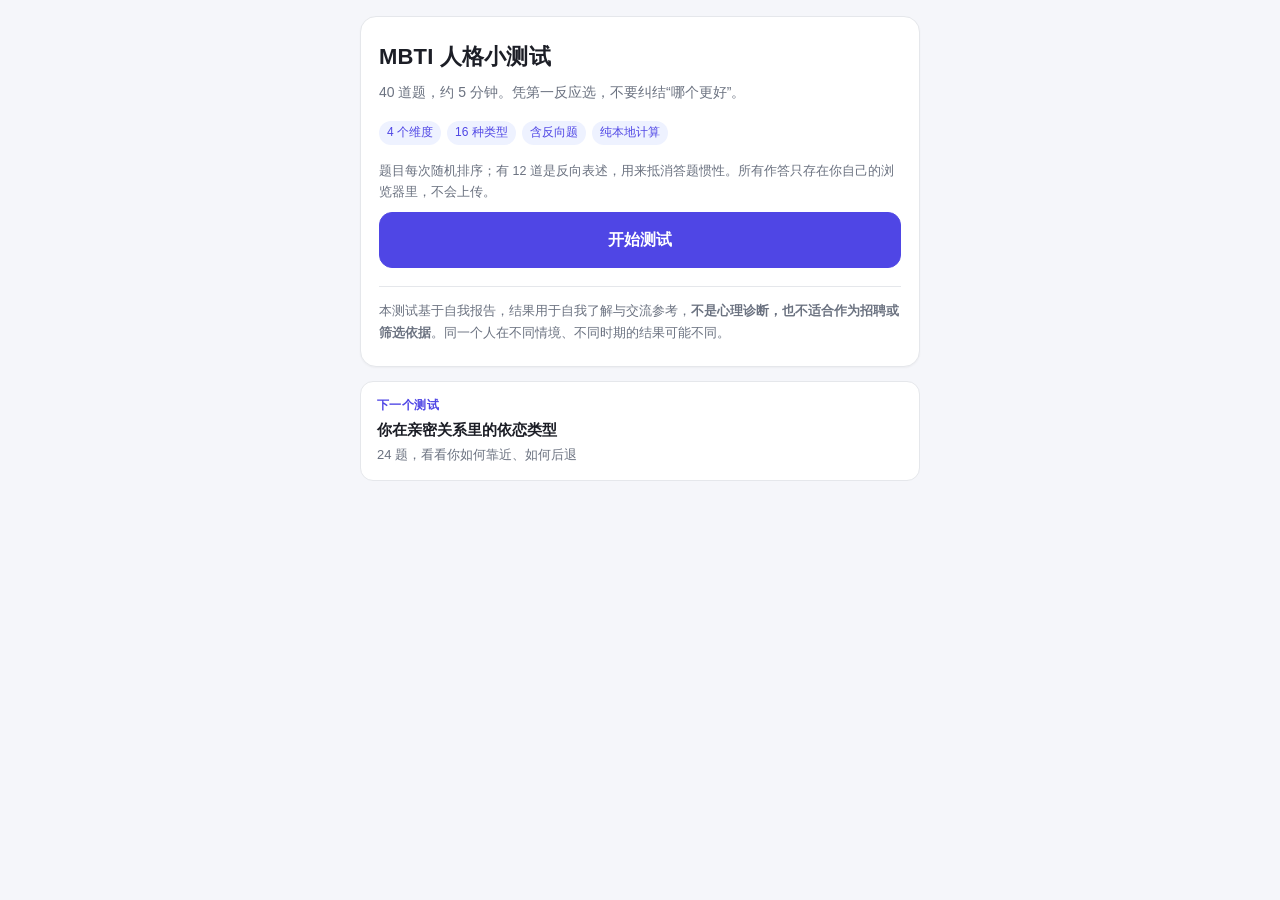
<file: index.html>
<!DOCTYPE html>
<html lang="zh-CN">
<head>
<meta charset="utf-8">
<meta name="viewport" content="width=device-width, initial-scale=1, viewport-fit=cover">
<meta name="theme-color" content="#4f46e5">
<meta name="description" content="40 题的 MBTI 人格倾向小测试：4 个维度、16 种类型、分档判读与可信度校验，纯本地计算。">
<link rel="canonical" href="https://kami357232.github.io/mbti/">
<link rel="icon" href="data:image/svg+xml,%3Csvg xmlns='http://www.w3.org/2000/svg' viewBox='0 0 100 100'%3E%3Crect width='100' height='100' rx='22' fill='%234f46e5'/%3E%3Ctext x='50' y='70' font-size='54' font-family='system-ui,sans-serif' font-weight='700' fill='%23fff' text-anchor='middle'%3EM%3C/text%3E%3C/svg%3E">
<meta property="og:type" content="website">
<meta property="og:site_name" content="MBTI 人格小测试">
<meta property="og:title" content="MBTI 人格小测试 · 40 题测出你的类型">
<meta property="og:description" content="4 个维度、16 种类型，含反向题与可信度校验。5 分钟，纯本地计算，不上传任何作答。">
<meta property="og:url" content="https://kami357232.github.io/mbti/">
<meta property="og:image" content="https://kami357232.github.io/mbti/og.png">
<meta property="og:image:width" content="1200">
<meta property="og:image:height" content="630">
<meta property="og:locale" content="zh_CN">
<meta name="twitter:card" content="summary_large_image">
<meta name="twitter:title" content="MBTI 人格小测试 · 40 题">
<meta name="twitter:description" content="4 个维度、16 种类型，含反向题与可信度校验。">
<meta name="twitter:image" content="https://kami357232.github.io/mbti/og.png">
<title>MBTI 人格小测试</title>
<style>
:root{
  --bg:#f5f6fa; --card:#ffffff; --ink:#1c1e26; --muted:#6b7280;
  --line:#e5e7eb; --accent:#4f46e5; --accent-soft:#eef2ff;
  --good:#0f9d58; --warn:#d97706; --bad:#b91c1c;
}
@media (prefers-color-scheme: dark){
  :root{
    --bg:#111318; --card:#191c23; --ink:#e8eaef; --muted:#9aa1ac;
    --line:#2a2f39; --accent:#8b8bf5; --accent-soft:#20222e;
  }
}
*{box-sizing:border-box;-webkit-tap-highlight-color:transparent}
html,body{margin:0;padding:0}
body{
  background:var(--bg); color:var(--ink);
  font:16px/1.65 -apple-system,BlinkMacSystemFont,"Segoe UI","PingFang SC","Hiragino Sans GB","Microsoft YaHei",sans-serif;
  padding:calc(16px + env(safe-area-inset-top)) 14px calc(20px + env(safe-area-inset-bottom));
  display:flex; justify-content:center;
}
#app{width:100%;max-width:560px}
.card{
  background:var(--card); border:1px solid var(--line); border-radius:16px;
  padding:22px 18px; box-shadow:0 1px 2px rgba(0,0,0,.04);
}
h1{font-size:22px;margin:0 0 6px;letter-spacing:.2px}
h2{font-size:17px;margin:22px 0 8px}
p{margin:0 0 10px}
.muted{color:var(--muted);font-size:14px}
.small{font-size:12.5px}
.tag{display:inline-block;font-size:12px;padding:2px 8px;border-radius:999px;background:var(--accent-soft);color:var(--accent);margin:0 6px 6px 0}
.btn{
  display:block;width:100%;border:1px solid var(--line);background:var(--card);
  color:var(--ink);font:inherit;font-size:16px;line-height:1.5;
  padding:15px 16px;border-radius:13px;margin:10px 0;text-align:left;cursor:pointer;
  transition:transform .06s ease, background .16s ease, border-color .16s ease;
}
.btn:active{transform:scale(.985)}
.btn.primary{background:var(--accent);border-color:var(--accent);color:#fff;text-align:center;font-weight:600}
.btn.picked{border-color:var(--accent);background:var(--accent-soft)}
.btn.picked::after{content:"✓";float:right;font-weight:700;color:var(--accent);margin-left:8px}
.btn.ghost{background:transparent;text-align:center;color:var(--muted);border-style:dashed;font-size:14px;padding:11px}
.sr{position:absolute;width:1px;height:1px;padding:0;margin:-1px;overflow:hidden;clip:rect(0 0 0 0);white-space:nowrap;border:0}
.bar{height:6px;border-radius:99px;background:var(--line);overflow:hidden;margin:12px 0 18px}
.bar > i{display:block;height:100%;background:var(--accent);border-radius:99px;transition:width .25s ease}
.q{font-size:19px;line-height:1.55;margin:4px 0 16px;font-weight:600}
.type{font-size:40px;font-weight:800;letter-spacing:3px;margin:2px 0 4px;color:var(--accent)}
.type-name{font-size:18px;font-weight:600;margin-bottom:10px}
.dim{margin:16px 0}
.dim .label{display:flex;justify-content:space-between;flex-wrap:wrap;gap:6px;font-size:13.5px;margin-bottom:5px}
.dim .label b{font-weight:700}
.dim .desc{font-size:12px;color:var(--muted);text-align:center;margin-top:5px}
.rail{display:flex;height:9px;border-radius:99px;overflow:hidden;border:1px solid var(--line)}
.rail span{display:block;height:100%}
.rail .l{background:var(--accent)}
.rail .r{background:var(--line)}
ul.chips{list-style:none;padding:0;margin:6px 0 0;display:flex;flex-wrap:wrap;gap:8px}
ul.chips li{font-size:13px;padding:5px 10px;border-radius:9px;background:var(--accent-soft);color:var(--ink)}
ul.list{margin:6px 0 0;padding-left:20px}
ul.list li{margin:5px 0}
ul.list.plain{list-style:none;padding-left:0}
ul.list.plain li{padding-left:14px;position:relative}
ul.list.plain li::before{content:"·";position:absolute;left:2px;color:var(--accent);font-weight:700}
.foot{color:var(--muted);font-size:12.5px;line-height:1.7;margin-top:18px;padding-top:14px;border-top:1px solid var(--line)}
.note{border-left:3px solid var(--warn);background:rgba(217,119,6,.08);padding:10px 12px;border-radius:8px;font-size:13.5px;margin:12px 0}
.note.bad{border-color:var(--bad);background:rgba(185,28,28,.08)}
.note.ok{border-color:var(--good);background:rgba(15,157,88,.08)}
.row{display:flex;gap:10px}
.row .btn{margin:10px 0 0}
details.adv{margin-top:14px;border:1px dashed var(--line);border-radius:12px;padding:0 12px}
details.adv summary{cursor:pointer;padding:11px 0;font-size:14px;color:var(--muted)}
details.adv .inner{padding-bottom:12px;font-size:14px}
.stack{font-family:ui-monospace,SFMono-Regular,Menlo,monospace;font-size:13px;background:var(--accent-soft);padding:8px 10px;border-radius:8px;display:inline-block}
a.cross{
  display:block;margin-top:14px;padding:14px 16px;border-radius:13px;text-decoration:none;
  border:1px solid var(--line);background:var(--card);color:var(--ink);
}
a.cross .k{font-size:12px;color:var(--accent);font-weight:600;letter-spacing:.4px}
a.cross .t{font-size:15px;font-weight:600;margin:2px 0}
a.cross .d{font-size:13px;color:var(--muted)}
.pair{border:1px solid var(--line);border-radius:12px;padding:12px 14px;margin:10px 0}
.pair .who{font-size:13px;color:var(--accent);font-weight:600}
.pair .say{font-size:14px;margin-top:4px}

</style>
</head>
<body>
<div id="app"></div>
<script>
/*!
 * 通用测试引擎 —— 一个数据文件 + 这个引擎 = 一个测试页
 * 能力：随机题序（防同维度连排）、反向题计分、跳过按 0.5 计、
 *       三档判读、可信度校验、进度存档续答、结果块渲染、复制结果。
 *
 * 数据契约（window.TESTS.xxx）：
 *  {
 *    id, title, intro:{...}, foot,
 *    dims:[{key, desc, left:{code,name}, right:{code,name}}],
 *    questions:[{axis, rev, q, a, b}],
 *    resolve(axes, stat) -> typeKey,
 *    bandText:{middle,lean,clear},
 *    types:{ key:{big,name,tagline,blocks:[...] } },
 *    next:{href,kicker,title,desc},
 *    copyText(r,t) -> string   // 可选
 *  }
 */
(function (global) {
  "use strict";

  /* ---------------- 工具 ---------------- */

  function shuffle(arr, rnd) {
    var a = arr.slice();
    for (var i = a.length - 1; i > 0; i--) {
      var j = Math.floor(rnd() * (i + 1));
      var t = a[i]; a[i] = a[j]; a[j] = t;
    }
    return a;
  }

  // 打乱题序，且同一维度不连续出现 3 题以上；尽力而为，否则返回最优的一次
  function buildOrder(questions, rnd) {
    rnd = rnd || Math.random;
    var idx = questions.map(function (_, i) { return i; });
    var best = null, bestWorst = Infinity;
    var worstOf = function (order) {
      var run = 1, worst = 1;
      for (var i = 1; i < order.length; i++) {
        run = questions[order[i]].axis === questions[order[i - 1]].axis ? run + 1 : 1;
        if (run > worst) worst = run;
      }
      return worst;
    };
    for (var attempt = 0; attempt < 60; attempt++) {
      var order = shuffle(idx, rnd);
      var worst = worstOf(order);
      if (worst < 3) return order;
      if (worst < bestWorst) { bestWorst = worst; best = order; }
    }
    return best || shuffle(idx, rnd);
  }

  function esc(s) {
    return String(s).replace(/[&<>"]/g, function (c) {
      return { "&": "&amp;", "<": "&lt;", ">": "&gt;", '"': "&quot;" }[c];
    });
  }

  function dimOf(def, key) {
    for (var i = 0; i < def.dims.length; i++) if (def.dims[i].key === key) return def.dims[i];
    throw new Error("未知维度: " + key);
  }

  /* ---------------- 计分 ---------------- */

  // records: [{axis, rev, choice}]，choice ∈ 'a' | 'b' | 'n'
  function compute(def, records) {
    var counts = {};
    def.dims.forEach(function (d) { counts[d.key] = { l: 0, r: 0 }; });

    var stat = { total: 0, neutral: 0, a: 0, b: 0 };

    records.forEach(function (q) {
      var d = dimOf(def, q.axis);
      stat.total++;
      if (!q.choice || q.choice === "n") {
        stat.neutral++;
        counts[d.key].l += 0.5;
        counts[d.key].r += 0.5;
        return;
      }
      var pickedLeft = (q.choice === "a") !== Boolean(q.rev);
      counts[d.key][pickedLeft ? "l" : "r"] += 1;
      if (q.choice === "a") stat.a++; else stat.b++;
    });

    var axes = def.dims.map(function (d) {
      var c = counts[d.key];
      var total = c.l + c.r;
      var leftPct = total ? Math.round((c.l / total) * 100) : 50;
      var diff = Math.abs(leftPct - 50);
      var band = diff < 10 ? "middle" : diff < 30 ? "lean" : "clear";
      return {
        key: d.key,
        desc: d.desc || "",
        left: d.left, right: d.right,
        leftPct: leftPct, rightPct: 100 - leftPct,
        pick: c.l >= c.r ? "left" : "right",
        band: band,
        total: total,
      };
    });

    var answered = stat.a + stat.b;
    var straight = answered ? Math.max(stat.a, stat.b) / answered : 0;
    var neutralRatio = stat.total ? stat.neutral / stat.total : 0;
    var confidence =
      neutralRatio > 0.3 || straight > 0.9 ? "low" :
      neutralRatio > 0.15 || straight > 0.8 ? "medium" : "high";

    return {
      code: def.resolve(axes, stat),
      axes: axes, stat: stat, straight: straight, confidence: confidence,
    };
  }

  /* ---------------- 渲染 ---------------- */

  function blockHTML(b) {
    switch (b.kind) {
      case "list":
        return "<h2>" + esc(b.title) + "</h2><ul class=\"list\">" +
          b.items.map(function (x) { return "<li>" + esc(x) + "</li>"; }).join("") + "</ul>";
      case "plain":
        return "<h2>" + esc(b.title) + "</h2><ul class=\"list plain\">" +
          b.items.map(function (x) { return "<li>" + esc(x) + "</li>"; }).join("") + "</ul>";
      case "text":
        return "<h2>" + esc(b.title) + "</h2><p class=\"small\">" + esc(b.text) + "</p>";
      case "chips":
        return "<h2>" + esc(b.title) + "</h2><ul class=\"chips\">" +
          b.items.map(function (x) { return "<li>" + esc(x) + "</li>"; }).join("") + "</ul>" +
          (b.note ? "<p class=\"muted small\" style=\"margin-top:8px\">" + esc(b.note) + "</p>" : "");
      case "pairs":
        return "<h2>" + esc(b.title) + "</h2>" +
          b.items.map(function (p) {
            return "<div class=\"pair\"><div class=\"who\">" + esc(p.who) + "</div>" +
              "<div class=\"say\">" + esc(p.say) + "</div></div>";
          }).join("") +
          (b.note ? "<p class=\"muted small\">" + esc(b.note) + "</p>" : "");
      case "adv":
        return "<details class=\"adv\"><summary>" + esc(b.title) + "</summary><div class=\"inner\">" +
          (b.stack ? "<p><span class=\"stack\">" + esc(b.stack) + "</span></p>" : "") +
          (b.text ? "<p class=\"muted small\">" + esc(b.text) + "</p>" : "") + "</div></details>";
      case "note":
        return "<div class=\"note " + (b.tone || "") + "\">" + b.text + "</div>";
      default:
        return "";
    }
  }

  function crossHTML(def, cls) {
    if (!def.next) return "";
    return "<a class=\"cross " + (cls || "") + "\" href=\"" + esc(def.next.href) + "\">" +
      "<div class=\"k\">" + esc(def.next.kicker || "下一个") + "</div>" +
      "<div class=\"t\">" + esc(def.next.title) + "</div>" +
      "<div class=\"d\">" + esc(def.next.desc) + "</div></a>";
  }

  /* ---------------- 应用 ---------------- */

  function start(def) {
    var app = document.getElementById("app");
    var SAVE_KEY = def.id + "_progress_v3";
    var state = { order: [], pos: 0, answers: [], startedAt: 0, view: "intro" };

    function save() {
      try {
        localStorage.setItem(SAVE_KEY, JSON.stringify({
          order: state.order, pos: state.pos, answers: state.answers, startedAt: state.startedAt,
        }));
      } catch (e) { /* 隐私模式忽略 */ }
    }
    function loadSave() {
      try {
        var raw = localStorage.getItem(SAVE_KEY);
        if (!raw) return null;
        var s = JSON.parse(raw);
        if (!Array.isArray(s.order) || s.order.length !== def.questions.length) return null;
        if (typeof s.pos !== "number" || s.pos <= 0 || s.pos >= def.questions.length) return null;
        return s;
      } catch (e) { return null; }
    }
    function clearSave() { try { localStorage.removeItem(SAVE_KEY); } catch (e) {} }

    function records() {
      return state.order.map(function (qi, i) {
        var q = def.questions[qi];
        return { axis: q.axis, rev: q.rev, choice: state.answers[i] || null };
      });
    }

    function resetRun() {
      state.order = buildOrder(def.questions);
      state.pos = 0; state.answers = []; state.startedAt = Date.now();
    }

    /* ---- 开场 ---- */
    function renderIntro() {
      var saved = loadSave();
      var intro = def.intro;
      app.innerHTML =
        "<div class=\"card\">" +
        "<h1>" + esc(intro.h1) + "</h1>" +
        "<p class=\"muted\">" + esc(intro.sub) + "</p>" +
        "<p style=\"margin-top:14px\">" +
        intro.tags.map(function (t) { return "<span class=\"tag\">" + esc(t) + "</span>"; }).join("") +
        "</p>" +
        (intro.note ? "<p class=\"muted small\" style=\"margin-top:10px\">" + esc(intro.note) + "</p>" : "") +
        (saved
          ? "<button class=\"btn primary\" id=\"resume\">继续上次（第 " + (saved.pos + 1) + " 题）</button>" +
            "<button class=\"btn\" id=\"fresh\">重新开始</button>"
          : "<button class=\"btn primary\" id=\"start\">" + esc(intro.cta || "开始测试") + "</button>") +
        "<div class=\"foot\">" + intro.foot + "</div>" +
        "</div>" + crossHTML(def);

      var el = function (id) { return document.getElementById(id); };
      if (saved) {
        el("resume").onclick = function () {
          state.order = saved.order; state.pos = saved.pos;
          state.answers = saved.answers; state.startedAt = saved.startedAt;
          renderQuiz();
        };
        el("fresh").onclick = function () { resetRun(); save(); renderQuiz(); };
      } else {
        el("start").onclick = function () { resetRun(); save(); renderQuiz(); };
      }
    }

    /* ---- 答题 ---- */
    function renderQuiz() {
      var q = def.questions[state.order[state.pos]];
      var chosen = state.answers[state.pos];
      var total = def.questions.length;
      var pct = Math.round((state.pos / total) * 100);
      var d = dimOf(def, q.axis);

      app.innerHTML =
        "<div class=\"card\">" +
        "<div class=\"muted small\" style=\"display:flex;justify-content:space-between\">" +
        "<span>第 " + (state.pos + 1) + " / " + total + " 题</span><span>" + esc(d.desc || "") + "</span>" +
        "</div>" +
        "<div class=\"bar\" role=\"progressbar\" aria-valuemin=\"0\" aria-valuemax=\"" + total +
        "\" aria-valuenow=\"" + state.pos + "\" aria-label=\"答题进度\"><i style=\"width:" + pct + "%\"></i></div>" +
        "<p class=\"sr\" aria-live=\"polite\">第 " + (state.pos + 1) + " 题，共 " + total + " 题，已完成 " + pct + "%</p>" +
        "<div class=\"q\">" + esc(q.q) + "</div>" +
        "<button class=\"btn" + (chosen === "a" ? " picked" : "") + "\" data-v=\"a\" aria-pressed=\"" + (chosen === "a") + "\">" + esc(q.a) + "</button>" +
        "<button class=\"btn" + (chosen === "b" ? " picked" : "") + "\" data-v=\"b\" aria-pressed=\"" + (chosen === "b") + "\">" + esc(q.b) + "</button>" +
        "<button class=\"btn ghost" + (chosen === "n" ? " picked" : "") + "\" data-v=\"n\" aria-pressed=\"" + (chosen === "n") + "\">" + esc(def.skipLabel || "两个都不像，跳过") + "</button>" +
        (state.pos > 0 ? "<button class=\"btn ghost\" id=\"back\">← 上一题" + (chosen ? "（已答，可改）" : "") + "</button>" : "") +
        "</div>";

      Array.prototype.forEach.call(app.querySelectorAll("[data-v]"), function (btn) {
        btn.onclick = function () {
          state.answers[state.pos] = btn.getAttribute("data-v");
          if (state.pos === total - 1) { clearSave(); renderResult(); }
          else { state.pos += 1; save(); renderQuiz(); }
        };
      });
      var back = document.getElementById("back");
      if (back) back.onclick = function () { state.pos -= 1; save(); renderQuiz(); };
    }

    /* ---- 结果 ---- */
    function renderResult() {
      var r = compute(def, records());
      var t = def.types[r.code];
      if (!t) t = def.types[def.fallbackType];
      var elapsed = Math.round((Date.now() - state.startedAt) / 1000);
      var bandText = def.bandText || { middle: "中间型", lean: "倾向型", clear: "明确型" };

      var bars = r.axes.map(function (a) {
        var leftBold = a.pick === "left" ? "font-weight:700" : "";
        var rightBold = a.pick === "right" ? "font-weight:700" : "";
        var lname = a.left.name + (a.left.code ? " " + a.left.code : "");
        var rname = a.right.name + (a.right.code ? " " + a.right.code : "");
        return "<div class=\"dim\">" +
          "<div class=\"label\">" +
          "<span style=\"" + leftBold + "\">" + esc(lname) + " · " + a.leftPct + "%</span>" +
          "<span style=\"" + rightBold + "\">" + a.rightPct + "% · " + esc(rname) + "</span>" +
          "</div>" +
          "<div class=\"rail\"><span class=\"l\" style=\"width:" + a.leftPct + "%\"></span>" +
          "<span class=\"r\" style=\"width:" + a.rightPct + "%\"></span></div>" +
          "<div class=\"desc\">" + esc(a.desc) + " · " + bandText[a.band] + "</div></div>";
      }).join("");

      var middles = r.axes.filter(function (a) { return a.band === "middle"; });
      var conf = {
        high: "<div class=\"note ok\">作答质量良好：共 " + def.questions.length + " 题，只跳过 " + r.stat.neutral + " 题，答案分布也比较自然。</div>",
        medium: "<div class=\"note\">提示：跳过 " + r.stat.neutral + " 题" + (r.straight > 0.8 ? "，且选项集中在同一侧" : "") + "，结果可能有偏差。</div>",
        low: "<div class=\"note bad\">可信度偏低：跳过 " + r.stat.neutral + " 题" +
             (r.straight > 0.9 ? "，超过九成答案都在同一侧（可能没认真区分选项）" : "") +
             (elapsed < 60 ? "，全程只用了 " + elapsed + " 秒" : "") + "。建议重测一次。</div>",
      }[r.confidence];

      var midNote = middles.length
        ? "<div class=\"note\">" + middles.map(function (a) { return esc(a.left.name.replace(/低|高/g, "")) || esc(a.desc); }).join("、") +
          " 的差异不到 10%，属于<b>中间型</b>——这一项你比较灵活，别把自己钉死在某一边。</div>"
        : "";

      app.innerHTML =
        "<div class=\"card\">" +
        "<p class=\"muted\" style=\"margin-bottom:2px\">" + esc(def.resultKicker || "你的类型") + "</p>" +
        "<div class=\"type\">" + esc(t.big || r.code) + "</div>" +
        "<div class=\"type-name\">" + esc(t.name) + (t.tagline ? " · " + esc(t.tagline) : "") + "</div>" +
        conf + midNote + bars +
        t.blocks.map(blockHTML).join("") +
        "<div class=\"row\">" +
        "<button class=\"btn primary\" id=\"again\" style=\"flex:1\">重新测试</button>" +
        "<button class=\"btn\" id=\"copy\" style=\"flex:1;text-align:center\">复制结果</button></div>" +
        "<div class=\"foot\">" + esc(def.foot) + "<br>共 " + def.questions.length +
        " 题 · 跳过 " + r.stat.neutral + " 题 · 用时 " + elapsed + " 秒</div>" +
        "</div>" + crossHTML(def);

      document.getElementById("again").onclick = function () {
        clearSave(); resetRun(); renderIntro();
      };

      document.getElementById("copy").onclick = function () {
        var text = def.copyText
          ? def.copyText(r, t)
          : "我的结果：" + (t.big || r.code) + "（" + t.name + "）\n" +
            r.axes.map(function (a) {
              return a.left.name + "/" + a.right.name + "：" + a.leftPct + "% / " + a.rightPct + "%";
            }).join("\n") + "\n—— " + def.title;
        var btn = document.getElementById("copy");
        if (navigator.clipboard && navigator.clipboard.writeText) {
          navigator.clipboard.writeText(text).then(function () { btn.textContent = "已复制"; },
            function () { window.prompt("长按复制：", text); });
        } else {
          window.prompt("长按复制：", text);
        }
      };
    }

    resetRun();
    renderIntro();

    return { state: state, renderQuiz: renderQuiz, renderResult: renderResult, renderIntro: renderIntro };
  }

  global.TestEngine = {
    start: start, compute: compute, buildOrder: buildOrder, esc: esc,
    score: function (def, choices) {
      return compute(def, def.questions.map(function (q, i) {
        return { axis: q.axis, rev: q.rev, choice: choices[i] };
      }));
    },
  };
})(typeof window !== "undefined" ? window : globalThis);

</script>
<script>
/* MBTI 题库与 16 型内容（由 index.html v2 抽取生成，勿手改结构） */
(function (g) {
  g.TESTS = g.TESTS || {};
  g.TESTS.mbti = {
    id: "mbti",
    title: "MBTI 人格小测试",
    resultKicker: "你的类型",
    intro: {
      h1: "MBTI 人格小测试",
      sub: "40 道题，约 5 分钟。凭第一反应选，不要纠结“哪个更好”。",
      tags: ["4 个维度", "16 种类型", "含反向题", "纯本地计算"],
      note: "题目每次随机排序；有 12 道是反向表述，用来抵消答题惯性。所有作答只存在你自己的浏览器里，不会上传。",
      cta: "开始测试",
      foot: "本测试基于自我报告，结果用于自我了解与交流参考，<b>不是心理诊断，也不适合作为招聘或筛选依据</b>。同一个人在不同情境、不同时期的结果可能不同。"
    },
    foot: "仅供自我探索，不是心理诊断。类型描述是“倾向”，不是“定义”——你可以不受它限制。",
    bandText: { middle: "中间型", lean: "倾向型", clear: "明确型" },
    dims: [{"key":"EI","desc":"能量从哪里来","left":{"code":"E","name":"外向"},"right":{"code":"I","name":"内向"}},{"key":"SN","desc":"怎么接收信息","left":{"code":"S","name":"实感"},"right":{"code":"N","name":"直觉"}},{"key":"TF","desc":"怎么做决定","left":{"code":"T","name":"思考"},"right":{"code":"F","name":"情感"}},{"key":"JP","desc":"怎么安排生活","left":{"code":"J","name":"判断"},"right":{"code":"P","name":"知觉"}}],
    questions: [{"axis":"EI","rev":false,"q":"周末突然空出半天，你第一反应是……","a":"约人出门，找朋友聊聊天","b":"一个人待着，做点自己的事"},{"axis":"EI","rev":false,"q":"在一个基本都是陌生人的场合，你通常……","a":"主动和几个人搭话","b":"先观察，等别人来找你"},{"axis":"EI","rev":false,"q":"想把一件事想清楚时，你更常……","a":"边说边想，说出来才理顺","b":"先在心里想明白，再开口"},{"axis":"EI","rev":false,"q":"连续社交一整天后，你的感觉是……","a":"还挺兴奋，能继续","b":"明显被掏空，需要独处充电"},{"axis":"EI","rev":false,"q":"遇到烦心事，你更倾向于……","a":"找人说出来","b":"自己先消化"},{"axis":"EI","rev":false,"q":"你的社交圈更接近……","a":"认识的人多，圈子比较广","b":"少数几个很熟，交往很深"},{"axis":"EI","rev":false,"q":"在小组讨论里，你更常……","a":"主动开口，推动话题往前走","b":"听得多，想清楚再发言"},{"axis":"EI","rev":true,"q":"一个新的聚餐邀约，你更常见的反应是……","a":"先想想要不要推掉，人多会累","b":"先答应下来，到时候再调整状态"},{"axis":"EI","rev":true,"q":"别人临时打电话来聊事情，你的第一感受是……","a":"有点被打断，希望改成文字","b":"挺好，正好聊聊"},{"axis":"EI","rev":true,"q":"需要专注做事时，你更喜欢……","a":"一个人安静的环境","b":"有人在场，哪怕各干各的"},{"axis":"SN","rev":false,"q":"学一样新东西时，你更信任……","a":"具体例子和可以照做的步骤","b":"背后的原理和整体框架"},{"axis":"SN","rev":false,"q":"进入一个新环境，你更容易注意到……","a":"眼前的事实和细节","b":"事情之间的关联和可能性"},{"axis":"SN","rev":false,"q":"讲一次旅行，你更爱讲……","a":"去了哪、吃了什么、花了多少","b":"感受、联想，和这次旅行的意义"},{"axis":"SN","rev":false,"q":"做计划时，你更看重……","a":"现在就能落地的具体步骤","b":"未来可能的方向和空间"},{"axis":"SN","rev":false,"q":"拿到一份新的软件说明书，你会……","a":"按步骤一步步照着做","b":"先跳着翻，抓住大意再回头"},{"axis":"SN","rev":false,"q":"你更享受哪种过程……","a":"把已经有的东西打磨得更精细","b":"想出一个还没人做过的点子"},{"axis":"SN","rev":false,"q":"别人更常这样评价你……","a":"实在、靠得住","b":"想得多、有想法"},{"axis":"SN","rev":true,"q":"聊天时，你更常被对方说……","a":"话题跳得太快，跟不上","b":"太抠细节，别绕弯子"},{"axis":"SN","rev":true,"q":"接手一件事时，你更自然的做法是……","a":"先想它还能变成什么样子","b":"先弄清它现在到底是怎么运作的"},{"axis":"SN","rev":true,"q":"回忆过去的事，你脑子里更常浮现……","a":"当时的画面和具体场景","b":"后来才想明白的意义"},{"axis":"TF","rev":false,"q":"朋友向你抱怨时，你第一反应是……","a":"帮他分析该怎么解决","b":"先说一句“确实挺难受的”"},{"axis":"TF","rev":false,"q":"做决定时，你更依赖……","a":"逻辑和利弊得失","b":"自己的感受和对别人的影响"},{"axis":"TF","rev":false,"q":"别人当面指出你的问题，你更在意……","a":"他说得对不对","b":"他说话的方式和态度"},{"axis":"TF","rev":false,"q":"朋友提出一个明显有漏洞的方案，你会……","a":"当场把问题指出来","b":"先说“挺好的”，再私下提醒"},{"axis":"TF","rev":false,"q":"你更希望被人评价为……","a":"公平、讲原则","b":"温暖、好相处"},{"axis":"TF","rev":false,"q":"看电影时，你更容易被打动的是……","a":"情节严密、逻辑站得住","b":"人物真挚的情感"},{"axis":"TF","rev":false,"q":"必须拒绝别人时，你觉得……","a":"把理由说清楚就够了","b":"用什么方式说更重要"},{"axis":"TF","rev":true,"q":"团队里要淘汰一个能力不足的成员，你更在意……","a":"他家里的情况，能不能再给次机会","b":"规则是否被公平执行"},{"axis":"TF","rev":true,"q":"看一场争论，你更先注意到……","a":"两边的情绪有没有被照顾到","b":"谁的论证有漏洞"},{"axis":"TF","rev":true,"q":"给别人提意见时，你更常先想……","a":"这话说出去他会不会难受","b":"这话是不是事实、有没有用"},{"axis":"JP","rev":false,"q":"出门旅行前，你……","a":"会做好详细行程和清单","b":"大致定个方向就出发"},{"axis":"JP","rev":false,"q":"你的桌面和文件……","a":"分类清楚，随时能找到","b":"有点乱，但我知道东西在哪"},{"axis":"JP","rev":false,"q":"面对截止日期，你通常……","a":"提前完成，留出余量","b":"临近了效率最高"},{"axis":"JP","rev":false,"q":"计划被临时打乱，你会……","a":"有点烦躁，想尽快回到计划里","b":"无所谓，随机应变反而有意思"},{"axis":"JP","rev":false,"q":"你更喜欢……","a":"事情有明确的结论","b":"保留选择的余地"},{"axis":"JP","rev":false,"q":"关于待办清单，你……","a":"会写，而且真的会划掉","b":"写过，但很少回头看"},{"axis":"JP","rev":false,"q":"你的做事节奏更像……","a":"稳步推进，按部就班","b":"一阵一阵，集中爆发"},{"axis":"JP","rev":true,"q":"一件还没定下来的事，你会……","a":"放着，等它自己清楚","b":"尽量先定个方向，不然不踏实"},{"axis":"JP","rev":true,"q":"别人夸你做事，更可能是因为……","a":"临场能变通、不慌","b":"按计划推进、不掉链子"},{"axis":"JP","rev":true,"q":"你更容易被哪种状态吸引……","a":"说走就走，不用安排","b":"一切都安排妥当，心里有底"}],
    resolve: function (axes) {
      return axes.map(function (a) { return a.pick === "left" ? a.left.code : a.right.code; }).join("");
    },
    types: {"ISTJ":{"big":"ISTJ","name":"物流师","tagline":"可靠、务实、说到做到","blocks":[{"kind":"list","title":"你的优势","items":["责任心和执行力强","重视规则与细节，很少出错","答应的事一定跟进到底"]},{"kind":"text","title":"别人容易误读你的地方","text":"被说“死板”，其实只是先要弄清规则才肯动；规则清楚了反而很灵活。"},{"kind":"text","title":"压力下的你","text":"压力大时会变得格外固执，抓住旧办法不放，还会突然对细节吹毛求疵。"},{"kind":"list","title":"可能的盲点","items":["变化太快时容易僵住","不太表达情绪，容易被看成冷淡","容易把自己认定的“应该”压给别人"]},{"kind":"chips","title":"方向参考","items":["财务 / 审计 / 法务","运维 / 质量 / 项目管理","行政与流程类岗位"],"note":"这些方向对这类偏好更友好，但类型不构成职业限制，也不是招聘依据。"},{"kind":"adv","title":"进阶解读（认知功能栈）","stack":"Si–Te–Fi–Ne","text":"依次是你最惯用的四种心理功能：前两位最自然，第四位最不熟练、压力下最容易失衡。MBTI 圈内常用它解释“为什么同类型的人也不一样”。"}]},"ISFJ":{"big":"ISFJ","name":"守卫者","tagline":"体贴、细心，默默把事做好","blocks":[{"kind":"list","title":"你的优势","items":["观察入微，记得别人的需要","踏实可靠，是团队里的稳定器","对承诺和关系都很忠诚"]},{"kind":"text","title":"别人容易误读你的地方","text":"被说“没主见”，其实是不想让场面难堪；真触到底线时非常坚定。"},{"kind":"text","title":"压力下的你","text":"压力大时会突然开始灾难化想象，把最坏的结果反复在脑子里过一遍。"},{"kind":"list","title":"可能的盲点","items":["不容易拒绝，容易过度承担","面对冲突倾向忍让","变化来临时容易焦虑"]},{"kind":"chips","title":"方向参考","items":["教育 / 护理 / 医疗支持","人事 / 客户成功","行政与后勤保障"],"note":"这些方向对这类偏好更友好，但类型不构成职业限制，也不是招聘依据。"},{"kind":"adv","title":"进阶解读（认知功能栈）","stack":"Si–Fe–Ti–Ne","text":"依次是你最惯用的四种心理功能：前两位最自然，第四位最不熟练、压力下最容易失衡。MBTI 圈内常用它解释“为什么同类型的人也不一样”。"}]},"INFJ":{"big":"INFJ","name":"提倡者","tagline":"理想主义，能看穿人心","blocks":[{"kind":"list","title":"你的优势","items":["洞察力强，能读出言外之意","有长期目标感和使命感","擅长一对一的深度沟通"]},{"kind":"text","title":"别人容易误读你的地方","text":"被说“想太多”，其实是把很多信息一次都接收进来了，只是没说出口。"},{"kind":"text","title":"压力下的你","text":"压力大时会突然变得挑剔又疏离，用尖锐的评判把身边人推开。"},{"kind":"list","title":"可能的盲点","items":["容易过度思虑、内耗","对现实妥协感到痛苦","标准高，容易对他人失望"]},{"kind":"chips","title":"方向参考","items":["心理咨询 / 教练","内容策划 / 品牌","公益与社会创新"],"note":"这些方向对这类偏好更友好，但类型不构成职业限制，也不是招聘依据。"},{"kind":"adv","title":"进阶解读（认知功能栈）","stack":"Ni–Fe–Ti–Se","text":"依次是你最惯用的四种心理功能：前两位最自然，第四位最不熟练、压力下最容易失衡。MBTI 圈内常用它解释“为什么同类型的人也不一样”。"}]},"INTJ":{"big":"INTJ","name":"建筑师","tagline":"目标清晰，习惯从系统层面想问题","blocks":[{"kind":"list","title":"你的优势","items":["战略眼光，能提前布局","独立、自驱，不需要人催","学习能力强，很快抓住本质"]},{"kind":"text","title":"别人容易误读你的地方","text":"被说“冷漠”，其实是懒得解释过程；在意的事会默默做到极致。"},{"kind":"text","title":"压力下的你","text":"压力大时会突然沉溺于感官刺激——暴食、刷视频、疯狂购物，和平时的克制反差很大。"},{"kind":"list","title":"可能的盲点","items":["显得疏离，不喜欢无效应酬","对低效率容忍度低","容易忽略他人的情绪需要"]},{"kind":"chips","title":"方向参考","items":["技术架构 / 算法 / 研发","战略与商业分析","产品规划"],"note":"这些方向对这类偏好更友好，但类型不构成职业限制，也不是招聘依据。"},{"kind":"adv","title":"进阶解读（认知功能栈）","stack":"Ni–Te–Fi–Se","text":"依次是你最惯用的四种心理功能：前两位最自然，第四位最不熟练、压力下最容易失衡。MBTI 圈内常用它解释“为什么同类型的人也不一样”。"}]},"ISTP":{"big":"ISTP","name":"鉴赏家","tagline":"冷静、动手能力强，专治眼前的问题","blocks":[{"kind":"list","title":"你的优势","items":["上手快，能迅速定位故障","压力下依然冷静","不喜欢废话，效率高"]},{"kind":"text","title":"别人容易误读你的地方","text":"被说“不上心”，其实只是在心里跑完了整个流程，觉得没必要说。"},{"kind":"text","title":"压力下的你","text":"压力大时会情绪化爆发，平时不说的话一次全倒出来，事后自己也吓一跳。"},{"kind":"list","title":"可能的盲点","items":["对长期规划兴趣不足","不爱解释，容易显得冷淡","容易厌倦重复性工作"]},{"kind":"chips","title":"方向参考","items":["工程 / 硬件 / 现场调试","安全应急 / 逆向分析","运维与技术支持"],"note":"这些方向对这类偏好更友好，但类型不构成职业限制，也不是招聘依据。"},{"kind":"adv","title":"进阶解读（认知功能栈）","stack":"Ti–Se–Ni–Fe","text":"依次是你最惯用的四种心理功能：前两位最自然，第四位最不熟练、压力下最容易失衡。MBTI 圈内常用它解释“为什么同类型的人也不一样”。"}]},"ISFP":{"big":"ISFP","name":"探险家","tagline":"温和、有审美，活在当下","blocks":[{"kind":"list","title":"你的优势","items":["细腻敏感，能感知氛围","动手与审美结合得好","不强加于人，相处舒服"]},{"kind":"text","title":"别人容易误读你的地方","text":"被说“没想法”，其实是把想法放在作品里了，而不是嘴上。"},{"kind":"text","title":"压力下的你","text":"压力大时会突然用极度批判的眼光否定一切，包括自己。"},{"kind":"list","title":"可能的盲点","items":["不喜欢冲突，容易回避","长期目标容易模糊","被批评时容易受伤"]},{"kind":"chips","title":"方向参考","items":["设计 / 摄影 / 视觉","手作 / 内容创作","服务与体验类岗位"],"note":"这些方向对这类偏好更友好，但类型不构成职业限制，也不是招聘依据。"},{"kind":"adv","title":"进阶解读（认知功能栈）","stack":"Fi–Se–Ni–Te","text":"依次是你最惯用的四种心理功能：前两位最自然，第四位最不熟练、压力下最容易失衡。MBTI 圈内常用它解释“为什么同类型的人也不一样”。"}]},"INFP":{"big":"INFP","name":"调停者","tagline":"真诚、理想主义，在意“这件事对不对”","blocks":[{"kind":"list","title":"你的优势","items":["共情力强，能理解复杂的情绪","有创造力，善于表达内心","坚持自己认同的价值"]},{"kind":"text","title":"别人容易误读你的地方","text":"被说“玻璃心”，其实只是对“对不对”很敏感，不是对“赢没赢”。"},{"kind":"text","title":"压力下的你","text":"压力大时会突然变得异常苛刻，用挑错来保护自己。"},{"kind":"list","title":"可能的盲点","items":["容易拖延，理想与现实拉扯","对批评敏感","做决定时反复摇摆"]},{"kind":"chips","title":"方向参考","items":["写作 / 内容 / 编剧","心理咨询 / 教育","用户研究 / 公益"],"note":"这些方向对这类偏好更友好，但类型不构成职业限制，也不是招聘依据。"},{"kind":"adv","title":"进阶解读（认知功能栈）","stack":"Fi–Ne–Si–Te","text":"依次是你最惯用的四种心理功能：前两位最自然，第四位最不熟练、压力下最容易失衡。MBTI 圈内常用它解释“为什么同类型的人也不一样”。"}]},"INTP":{"big":"INTP","name":"逻辑学家","tagline":"好奇、爱分析，喜欢把事情拆开研究","blocks":[{"kind":"list","title":"你的优势","items":["抽象思维强，善于建模","独立，不轻易被说服","对感兴趣的东西钻研很深"]},{"kind":"text","title":"别人容易误读你的地方","text":"被说“抬杠”，其实只是想把概念抠准，输赢并不重要。"},{"kind":"text","title":"压力下的你","text":"压力大时会突然情绪失控或过度在意别人的看法，和平时判若两人。"},{"kind":"list","title":"可能的盲点","items":["想得多做得少，容易半途","对规则和流程不耐烦","容易忽略现实约束"]},{"kind":"chips","title":"方向参考","items":["研发 / 算法 / 数据","研究 / 学术","技术写作与咨询"],"note":"这些方向对这类偏好更友好，但类型不构成职业限制，也不是招聘依据。"},{"kind":"adv","title":"进阶解读（认知功能栈）","stack":"Ti–Ne–Si–Fe","text":"依次是你最惯用的四种心理功能：前两位最自然，第四位最不熟练、压力下最容易失衡。MBTI 圈内常用它解释“为什么同类型的人也不一样”。"}]},"ESTP":{"big":"ESTP","name":"企业家","tagline":"果断、行动快，喜欢真实世界的挑战","blocks":[{"kind":"list","title":"你的优势","items":["临场反应快，敢拍板","擅长谈判和现场解决问题","抗压、不怕试错"]},{"kind":"text","title":"别人容易误读你的地方","text":"被说“莽撞”，其实是信息到手就先试一下，比空想快。"},{"kind":"text","title":"压力下的你","text":"压力大时会突然被「如果以后怎么办」的念头困住，陷入平时最不屑的焦虑。"},{"kind":"list","title":"可能的盲点","items":["耐心不足，容易急躁","对长期后果考虑偏少","不爱做计划"]},{"kind":"chips","title":"方向参考","items":["销售 / 商务拓展","创业 / 运营","应急与现场管理"],"note":"这些方向对这类偏好更友好，但类型不构成职业限制，也不是招聘依据。"},{"kind":"adv","title":"进阶解读（认知功能栈）","stack":"Se–Ti–Fe–Ni","text":"依次是你最惯用的四种心理功能：前两位最自然，第四位最不熟练、压力下最容易失衡。MBTI 圈内常用它解释“为什么同类型的人也不一样”。"}]},"ESFP":{"big":"ESFP","name":"表演者","tagline":"热情、有感染力，能把气氛带动起来","blocks":[{"kind":"list","title":"你的优势","items":["亲和力强，容易建立关系","适应快，现场感好","能让团队气氛轻松"]},{"kind":"text","title":"别人容易误读你的地方","text":"被说“不靠谱”，其实只是不愿意把热情浪费在没意义的事上。"},{"kind":"text","title":"压力下的你","text":"压力大时会突然变得悲观又挑剔，开始否定自己过去的选择。"},{"kind":"list","title":"可能的盲点","items":["容易冲动消费或决定","不喜欢枯燥的收尾工作","长期规划较弱"]},{"kind":"chips","title":"方向参考","items":["市场 / 活动 / 新媒体","销售 / 客户关系","表演 / 直播 / 内容"],"note":"这些方向对这类偏好更友好，但类型不构成职业限制，也不是招聘依据。"},{"kind":"adv","title":"进阶解读（认知功能栈）","stack":"Se–Fi–Te–Ni","text":"依次是你最惯用的四种心理功能：前两位最自然，第四位最不熟练、压力下最容易失衡。MBTI 圈内常用它解释“为什么同类型的人也不一样”。"}]},"ENFP":{"big":"ENFP","name":"竞选者","tagline":"点子多、能量足，擅长把人和事连起来","blocks":[{"kind":"list","title":"你的优势","items":["创意和热情都很充沛","共情力强，社交自然","能给团队带来新可能"]},{"kind":"text","title":"别人容易误读你的地方","text":"被说“三分钟热度”，其实只是同时开着很多扇门，真正的兴趣会一直留着。"},{"kind":"text","title":"压力下的你","text":"压力大时会突然被细节和琐事压垮，开始怀疑自己做的所有事。"},{"kind":"list","title":"可能的盲点","items":["容易开很多头、收不住尾","对重复任务耐心低","承诺过多容易疲惫"]},{"kind":"chips","title":"方向参考","items":["市场 / 品牌 / 增长","内容与社群运营","产品与用户研究"],"note":"这些方向对这类偏好更友好，但类型不构成职业限制，也不是招聘依据。"},{"kind":"adv","title":"进阶解读（认知功能栈）","stack":"Ne–Fi–Te–Si","text":"依次是你最惯用的四种心理功能：前两位最自然，第四位最不熟练、压力下最容易失衡。MBTI 圈内常用它解释“为什么同类型的人也不一样”。"}]},"ENTP":{"big":"ENTP","name":"辩论家","tagline":"思维机敏，喜欢挑战既有说法","blocks":[{"kind":"list","title":"你的优势","items":["反应快，善于找漏洞","点子多，敢于打破常规","跨界学习能力强"]},{"kind":"text","title":"别人容易误读你的地方","text":"被说“爱抬杠”，其实是在帮对方把想法试压一遍。"},{"kind":"text","title":"压力下的你","text":"压力大时会突然抓住细节反复检查，陷入平时最烦的琐碎里。"},{"kind":"list","title":"可能的盲点","items":["容易争论过度、显得尖锐","对执行细节不耐烦","喜欢开头不喜欢收尾"]},{"kind":"chips","title":"方向参考","items":["产品 / 增长 / 战略","咨询 / 商业分析","创业与技术布道"],"note":"这些方向对这类偏好更友好，但类型不构成职业限制，也不是招聘依据。"},{"kind":"adv","title":"进阶解读（认知功能栈）","stack":"Ne–Ti–Fe–Si","text":"依次是你最惯用的四种心理功能：前两位最自然，第四位最不熟练、压力下最容易失衡。MBTI 圈内常用它解释“为什么同类型的人也不一样”。"}]},"ESTJ":{"big":"ESTJ","name":"总经理","tagline":"组织力强，把目标拆成一步步的动作","blocks":[{"kind":"list","title":"你的优势","items":["执行和统筹能力强","决策果断，能扛事","擅长建立流程和标准"]},{"kind":"text","title":"别人容易误读你的地方","text":"被说“控制欲强”，其实只是受不了事情没着落。"},{"kind":"text","title":"压力下的你","text":"压力大时会突然情绪化、变得异常敏感，平时不说的委屈一次涌出来。"},{"kind":"list","title":"可能的盲点","items":["容易强势，听不进不同意见","对情绪需求不敏感","不喜变化和无序"]},{"kind":"chips","title":"方向参考","items":["管理 / 项目管理","运营 / 供应链","销售团队管理"],"note":"这些方向对这类偏好更友好，但类型不构成职业限制，也不是招聘依据。"},{"kind":"adv","title":"进阶解读（认知功能栈）","stack":"Te–Si–Ne–Fi","text":"依次是你最惯用的四种心理功能：前两位最自然，第四位最不熟练、压力下最容易失衡。MBTI 圈内常用它解释“为什么同类型的人也不一样”。"}]},"ESFJ":{"big":"ESFJ","name":"执政官","tagline":"热心、会照顾人，天生维护关系","blocks":[{"kind":"list","title":"你的优势","items":["善于协调，让团队融洽","对他人需求很敏感","执行力强，说到做到"]},{"kind":"text","title":"别人容易误读你的地方","text":"被说“讨好”，其实是把关系的顺畅当成做事的必要条件。"},{"kind":"text","title":"压力下的你","text":"压力大时会突然变得冷淡刻薄，用一种「我不管了」的方式保护自己。"},{"kind":"list","title":"可能的盲点","items":["太在意别人评价","容易为关系牺牲原则","不喜欢冲突和变动"]},{"kind":"chips","title":"方向参考","items":["人事 / 行政 / 客户成功","教育 / 医疗服务","社群与活动运营"],"note":"这些方向对这类偏好更友好，但类型不构成职业限制，也不是招聘依据。"},{"kind":"adv","title":"进阶解读（认知功能栈）","stack":"Fe–Si–Ne–Ti","text":"依次是你最惯用的四种心理功能：前两位最自然，第四位最不熟练、压力下最容易失衡。MBTI 圈内常用它解释“为什么同类型的人也不一样”。"}]},"ENFJ":{"big":"ENFJ","name":"主人公","tagline":"有号召力，擅长带动他人成长","blocks":[{"kind":"list","title":"你的优势","items":["共情与表达兼具，感染力强","善于识人、鼓励人","有推动团队向前的能量"]},{"kind":"text","title":"别人容易误读你的地方","text":"被说“爱管闲事”，其实是本能地看见别人卡在哪。"},{"kind":"text","title":"压力下的你","text":"压力大时会突然钻牛角尖，用逻辑把自己和身边人都拆解一遍。"},{"kind":"list","title":"可能的盲点","items":["容易替别人扛太多","对负面反馈较敏感","理想化，容易失望"]},{"kind":"chips","title":"方向参考","items":["管理 / 团队负责人","培训 / 教育 / 教练","品牌公关 / 人力发展"],"note":"这些方向对这类偏好更友好，但类型不构成职业限制，也不是招聘依据。"},{"kind":"adv","title":"进阶解读（认知功能栈）","stack":"Fe–Ni–Se–Ti","text":"依次是你最惯用的四种心理功能：前两位最自然，第四位最不熟练、压力下最容易失衡。MBTI 圈内常用它解释“为什么同类型的人也不一样”。"}]},"ENTJ":{"big":"ENTJ","name":"指挥官","tagline":"目标导向，天然想把事情推到底","blocks":[{"kind":"list","title":"你的优势","items":["统筹与决断力强","擅长定目标、调动资源","抗压，能在混乱中推进"]},{"kind":"text","title":"别人容易误读你的地方","text":"被说“强势”，其实只是把目标说清楚了，并不是不允许别人反对。"},{"kind":"text","title":"压力下的你","text":"压力大时会突然被内心的价值问题困住，开始质疑自己争的这些到底为了什么。"},{"kind":"list","title":"可能的盲点","items":["节奏快，容易压到身边人","对情绪和关系投入不足","不容易接受“做不到”"]},{"kind":"chips","title":"方向参考","items":["创业 / 高管 / 战略","咨询 / 投资","大型项目负责"],"note":"这些方向对这类偏好更友好，但类型不构成职业限制，也不是招聘依据。"},{"kind":"adv","title":"进阶解读（认知功能栈）","stack":"Te–Ni–Se–Fi","text":"依次是你最惯用的四种心理功能：前两位最自然，第四位最不熟练、压力下最容易失衡。MBTI 圈内常用它解释“为什么同类型的人也不一样”。"}]}},
    next: {
      href: "attachment.html",
      kicker: "下一个测试",
      title: "你在亲密关系里的依恋类型",
      desc: "24 题，看看你如何靠近、如何后退"
    }
  };
})(typeof window !== "undefined" ? window : globalThis);

</script>
<script>TestEngine.start(window.TESTS.mbti);</script>
</body>
</html>
</file>
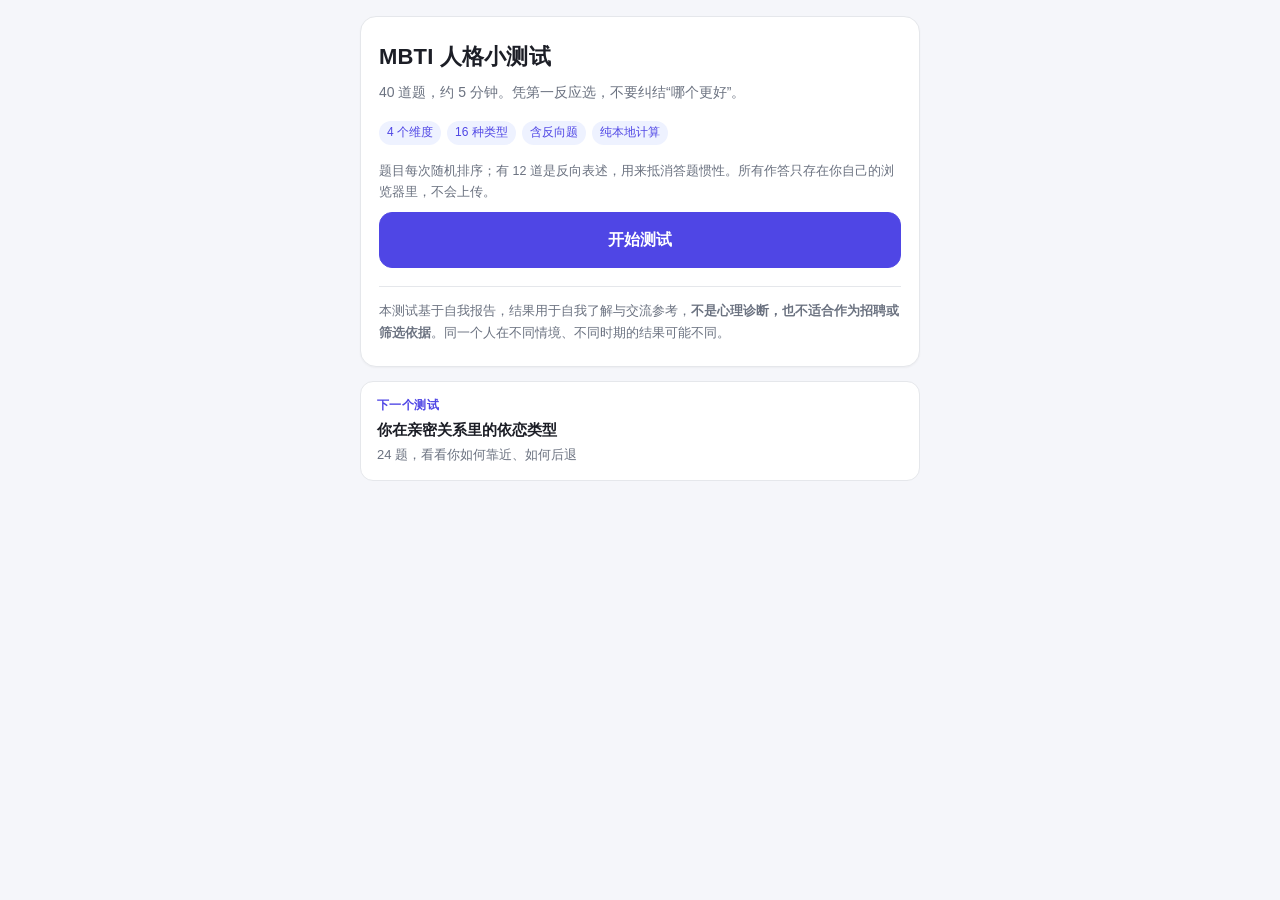
<file: deploy/index.html>
<!DOCTYPE html>
<html lang="zh-CN">
<head>
<meta charset="utf-8">
<meta name="viewport" content="width=device-width, initial-scale=1, viewport-fit=cover">
<meta name="theme-color" content="#4f46e5">
<meta name="description" content="40 题的 MBTI 人格倾向小测试：4 个维度、16 种类型、分档判读与可信度校验，纯本地计算。">
<link rel="canonical" href="https://kami357232.github.io/mbti/">
<link rel="icon" href="data:image/svg+xml,%3Csvg xmlns='http://www.w3.org/2000/svg' viewBox='0 0 100 100'%3E%3Crect width='100' height='100' rx='22' fill='%234f46e5'/%3E%3Ctext x='50' y='70' font-size='54' font-family='system-ui,sans-serif' font-weight='700' fill='%23fff' text-anchor='middle'%3EM%3C/text%3E%3C/svg%3E">
<meta property="og:type" content="website">
<meta property="og:site_name" content="MBTI 人格小测试">
<meta property="og:title" content="MBTI 人格小测试 · 40 题测出你的类型">
<meta property="og:description" content="4 个维度、16 种类型，含反向题与可信度校验。5 分钟，纯本地计算，不上传任何作答。">
<meta property="og:url" content="https://kami357232.github.io/mbti/">
<meta property="og:image" content="https://kami357232.github.io/mbti/og.png">
<meta property="og:image:width" content="1200">
<meta property="og:image:height" content="630">
<meta property="og:locale" content="zh_CN">
<meta name="twitter:card" content="summary_large_image">
<meta name="twitter:title" content="MBTI 人格小测试 · 40 题">
<meta name="twitter:description" content="4 个维度、16 种类型，含反向题与可信度校验。">
<meta name="twitter:image" content="https://kami357232.github.io/mbti/og.png">
<title>MBTI 人格小测试</title>
<link rel="stylesheet" href="assets/app.css">
</head>
<body>
<div id="app"></div>
<script src="assets/engine.js"></script>
<script src="tests/mbti.js"></script>
<script>TestEngine.start(window.TESTS.mbti);</script>
</body>
</html>
</file>
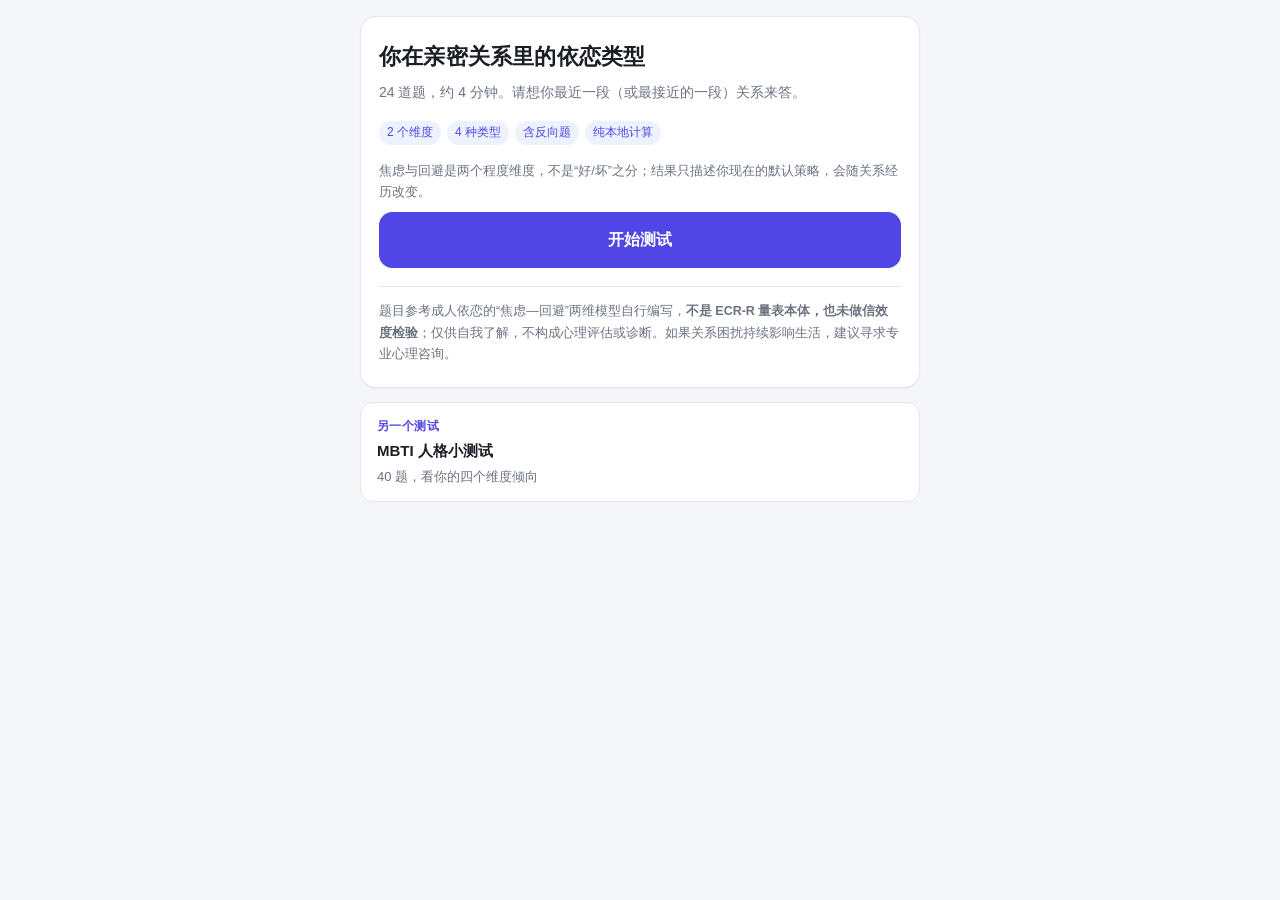
<file: attachment.html>
<!DOCTYPE html>
<html lang="zh-CN">
<head>
<meta charset="utf-8">
<meta name="viewport" content="width=device-width, initial-scale=1, viewport-fit=cover">
<meta name="theme-color" content="#8b5cf6">
<meta name="description" content="24 题的成人依恋类型小测试：焦虑与回避两个维度，得出安全型 / 焦虑型 / 回避型 / 恐惧型，附相处建议。">
<link rel="canonical" href="https://kami357232.github.io/mbti/attachment.html">
<link rel="icon" href="data:image/svg+xml,%3Csvg xmlns='http://www.w3.org/2000/svg' viewBox='0 0 100 100'%3E%3Crect width='100' height='100' rx='22' fill='%238b5cf6'/%3E%3Ctext x='50' y='72' font-size='56' font-family='system-ui,sans-serif' fill='%23fff' text-anchor='middle'%3E%E2%99%A1%3C/text%3E%3C/svg%3E">
<meta property="og:type" content="website">
<meta property="og:site_name" content="依恋类型小测试">
<meta property="og:title" content="你在亲密关系里的依恋类型 · 24 题">
<meta property="og:description" content="焦虑 / 回避两个维度，得出安全型、焦虑型、回避型或恐惧型，并给出和不同人相处的具体建议。">
<meta property="og:url" content="https://kami357232.github.io/mbti/attachment.html">
<meta property="og:image" content="https://kami357232.github.io/mbti/og-attachment.png">
<meta property="og:image:width" content="1200">
<meta property="og:image:height" content="630">
<meta property="og:locale" content="zh_CN">
<meta name="twitter:card" content="summary_large_image">
<meta name="twitter:title" content="你在亲密关系里的依恋类型 · 24 题">
<meta name="twitter:description" content="焦虑 / 回避两个维度，看看你如何靠近、如何后退。">
<meta name="twitter:image" content="https://kami357232.github.io/mbti/og-attachment.png">
<title>成人依恋类型小测试</title>
<style>
:root{
  --bg:#f5f6fa; --card:#ffffff; --ink:#1c1e26; --muted:#6b7280;
  --line:#e5e7eb; --accent:#4f46e5; --accent-soft:#eef2ff;
  --good:#0f9d58; --warn:#d97706; --bad:#b91c1c;
}
@media (prefers-color-scheme: dark){
  :root{
    --bg:#111318; --card:#191c23; --ink:#e8eaef; --muted:#9aa1ac;
    --line:#2a2f39; --accent:#8b8bf5; --accent-soft:#20222e;
  }
}
*{box-sizing:border-box;-webkit-tap-highlight-color:transparent}
html,body{margin:0;padding:0}
body{
  background:var(--bg); color:var(--ink);
  font:16px/1.65 -apple-system,BlinkMacSystemFont,"Segoe UI","PingFang SC","Hiragino Sans GB","Microsoft YaHei",sans-serif;
  padding:calc(16px + env(safe-area-inset-top)) 14px calc(20px + env(safe-area-inset-bottom));
  display:flex; justify-content:center;
}
#app{width:100%;max-width:560px}
.card{
  background:var(--card); border:1px solid var(--line); border-radius:16px;
  padding:22px 18px; box-shadow:0 1px 2px rgba(0,0,0,.04);
}
h1{font-size:22px;margin:0 0 6px;letter-spacing:.2px}
h2{font-size:17px;margin:22px 0 8px}
p{margin:0 0 10px}
.muted{color:var(--muted);font-size:14px}
.small{font-size:12.5px}
.tag{display:inline-block;font-size:12px;padding:2px 8px;border-radius:999px;background:var(--accent-soft);color:var(--accent);margin:0 6px 6px 0}
.btn{
  display:block;width:100%;border:1px solid var(--line);background:var(--card);
  color:var(--ink);font:inherit;font-size:16px;line-height:1.5;
  padding:15px 16px;border-radius:13px;margin:10px 0;text-align:left;cursor:pointer;
  transition:transform .06s ease, background .16s ease, border-color .16s ease;
}
.btn:active{transform:scale(.985)}
.btn.primary{background:var(--accent);border-color:var(--accent);color:#fff;text-align:center;font-weight:600}
.btn.picked{border-color:var(--accent);background:var(--accent-soft)}
.btn.picked::after{content:"✓";float:right;font-weight:700;color:var(--accent);margin-left:8px}
.btn.ghost{background:transparent;text-align:center;color:var(--muted);border-style:dashed;font-size:14px;padding:11px}
.sr{position:absolute;width:1px;height:1px;padding:0;margin:-1px;overflow:hidden;clip:rect(0 0 0 0);white-space:nowrap;border:0}
.bar{height:6px;border-radius:99px;background:var(--line);overflow:hidden;margin:12px 0 18px}
.bar > i{display:block;height:100%;background:var(--accent);border-radius:99px;transition:width .25s ease}
.q{font-size:19px;line-height:1.55;margin:4px 0 16px;font-weight:600}
.type{font-size:40px;font-weight:800;letter-spacing:3px;margin:2px 0 4px;color:var(--accent)}
.type-name{font-size:18px;font-weight:600;margin-bottom:10px}
.dim{margin:16px 0}
.dim .label{display:flex;justify-content:space-between;flex-wrap:wrap;gap:6px;font-size:13.5px;margin-bottom:5px}
.dim .label b{font-weight:700}
.dim .desc{font-size:12px;color:var(--muted);text-align:center;margin-top:5px}
.rail{display:flex;height:9px;border-radius:99px;overflow:hidden;border:1px solid var(--line)}
.rail span{display:block;height:100%}
.rail .l{background:var(--accent)}
.rail .r{background:var(--line)}
ul.chips{list-style:none;padding:0;margin:6px 0 0;display:flex;flex-wrap:wrap;gap:8px}
ul.chips li{font-size:13px;padding:5px 10px;border-radius:9px;background:var(--accent-soft);color:var(--ink)}
ul.list{margin:6px 0 0;padding-left:20px}
ul.list li{margin:5px 0}
ul.list.plain{list-style:none;padding-left:0}
ul.list.plain li{padding-left:14px;position:relative}
ul.list.plain li::before{content:"·";position:absolute;left:2px;color:var(--accent);font-weight:700}
.foot{color:var(--muted);font-size:12.5px;line-height:1.7;margin-top:18px;padding-top:14px;border-top:1px solid var(--line)}
.note{border-left:3px solid var(--warn);background:rgba(217,119,6,.08);padding:10px 12px;border-radius:8px;font-size:13.5px;margin:12px 0}
.note.bad{border-color:var(--bad);background:rgba(185,28,28,.08)}
.note.ok{border-color:var(--good);background:rgba(15,157,88,.08)}
.row{display:flex;gap:10px}
.row .btn{margin:10px 0 0}
details.adv{margin-top:14px;border:1px dashed var(--line);border-radius:12px;padding:0 12px}
details.adv summary{cursor:pointer;padding:11px 0;font-size:14px;color:var(--muted)}
details.adv .inner{padding-bottom:12px;font-size:14px}
.stack{font-family:ui-monospace,SFMono-Regular,Menlo,monospace;font-size:13px;background:var(--accent-soft);padding:8px 10px;border-radius:8px;display:inline-block}
a.cross{
  display:block;margin-top:14px;padding:14px 16px;border-radius:13px;text-decoration:none;
  border:1px solid var(--line);background:var(--card);color:var(--ink);
}
a.cross .k{font-size:12px;color:var(--accent);font-weight:600;letter-spacing:.4px}
a.cross .t{font-size:15px;font-weight:600;margin:2px 0}
a.cross .d{font-size:13px;color:var(--muted)}
.pair{border:1px solid var(--line);border-radius:12px;padding:12px 14px;margin:10px 0}
.pair .who{font-size:13px;color:var(--accent);font-weight:600}
.pair .say{font-size:14px;margin-top:4px}

</style>
</head>
<body>
<div id="app"></div>
<script>
/*!
 * 通用测试引擎 —— 一个数据文件 + 这个引擎 = 一个测试页
 * 能力：随机题序（防同维度连排）、反向题计分、跳过按 0.5 计、
 *       三档判读、可信度校验、进度存档续答、结果块渲染、复制结果。
 *
 * 数据契约（window.TESTS.xxx）：
 *  {
 *    id, title, intro:{...}, foot,
 *    dims:[{key, desc, left:{code,name}, right:{code,name}}],
 *    questions:[{axis, rev, q, a, b}],
 *    resolve(axes, stat) -> typeKey,
 *    bandText:{middle,lean,clear},
 *    types:{ key:{big,name,tagline,blocks:[...] } },
 *    next:{href,kicker,title,desc},
 *    copyText(r,t) -> string   // 可选
 *  }
 */
(function (global) {
  "use strict";

  /* ---------------- 工具 ---------------- */

  function shuffle(arr, rnd) {
    var a = arr.slice();
    for (var i = a.length - 1; i > 0; i--) {
      var j = Math.floor(rnd() * (i + 1));
      var t = a[i]; a[i] = a[j]; a[j] = t;
    }
    return a;
  }

  // 打乱题序，且同一维度不连续出现 3 题以上；尽力而为，否则返回最优的一次
  function buildOrder(questions, rnd) {
    rnd = rnd || Math.random;
    var idx = questions.map(function (_, i) { return i; });
    var best = null, bestWorst = Infinity;
    var worstOf = function (order) {
      var run = 1, worst = 1;
      for (var i = 1; i < order.length; i++) {
        run = questions[order[i]].axis === questions[order[i - 1]].axis ? run + 1 : 1;
        if (run > worst) worst = run;
      }
      return worst;
    };
    for (var attempt = 0; attempt < 60; attempt++) {
      var order = shuffle(idx, rnd);
      var worst = worstOf(order);
      if (worst < 3) return order;
      if (worst < bestWorst) { bestWorst = worst; best = order; }
    }
    return best || shuffle(idx, rnd);
  }

  function esc(s) {
    return String(s).replace(/[&<>"]/g, function (c) {
      return { "&": "&amp;", "<": "&lt;", ">": "&gt;", '"': "&quot;" }[c];
    });
  }

  function dimOf(def, key) {
    for (var i = 0; i < def.dims.length; i++) if (def.dims[i].key === key) return def.dims[i];
    throw new Error("未知维度: " + key);
  }

  /* ---------------- 计分 ---------------- */

  // records: [{axis, rev, choice}]，choice ∈ 'a' | 'b' | 'n'
  function compute(def, records) {
    var counts = {};
    def.dims.forEach(function (d) { counts[d.key] = { l: 0, r: 0 }; });

    var stat = { total: 0, neutral: 0, a: 0, b: 0 };

    records.forEach(function (q) {
      var d = dimOf(def, q.axis);
      stat.total++;
      if (!q.choice || q.choice === "n") {
        stat.neutral++;
        counts[d.key].l += 0.5;
        counts[d.key].r += 0.5;
        return;
      }
      var pickedLeft = (q.choice === "a") !== Boolean(q.rev);
      counts[d.key][pickedLeft ? "l" : "r"] += 1;
      if (q.choice === "a") stat.a++; else stat.b++;
    });

    var axes = def.dims.map(function (d) {
      var c = counts[d.key];
      var total = c.l + c.r;
      var leftPct = total ? Math.round((c.l / total) * 100) : 50;
      var diff = Math.abs(leftPct - 50);
      var band = diff < 10 ? "middle" : diff < 30 ? "lean" : "clear";
      return {
        key: d.key,
        desc: d.desc || "",
        left: d.left, right: d.right,
        leftPct: leftPct, rightPct: 100 - leftPct,
        pick: c.l >= c.r ? "left" : "right",
        band: band,
        total: total,
      };
    });

    var answered = stat.a + stat.b;
    var straight = answered ? Math.max(stat.a, stat.b) / answered : 0;
    var neutralRatio = stat.total ? stat.neutral / stat.total : 0;
    var confidence =
      neutralRatio > 0.3 || straight > 0.9 ? "low" :
      neutralRatio > 0.15 || straight > 0.8 ? "medium" : "high";

    return {
      code: def.resolve(axes, stat),
      axes: axes, stat: stat, straight: straight, confidence: confidence,
    };
  }

  /* ---------------- 渲染 ---------------- */

  function blockHTML(b) {
    switch (b.kind) {
      case "list":
        return "<h2>" + esc(b.title) + "</h2><ul class=\"list\">" +
          b.items.map(function (x) { return "<li>" + esc(x) + "</li>"; }).join("") + "</ul>";
      case "plain":
        return "<h2>" + esc(b.title) + "</h2><ul class=\"list plain\">" +
          b.items.map(function (x) { return "<li>" + esc(x) + "</li>"; }).join("") + "</ul>";
      case "text":
        return "<h2>" + esc(b.title) + "</h2><p class=\"small\">" + esc(b.text) + "</p>";
      case "chips":
        return "<h2>" + esc(b.title) + "</h2><ul class=\"chips\">" +
          b.items.map(function (x) { return "<li>" + esc(x) + "</li>"; }).join("") + "</ul>" +
          (b.note ? "<p class=\"muted small\" style=\"margin-top:8px\">" + esc(b.note) + "</p>" : "");
      case "pairs":
        return "<h2>" + esc(b.title) + "</h2>" +
          b.items.map(function (p) {
            return "<div class=\"pair\"><div class=\"who\">" + esc(p.who) + "</div>" +
              "<div class=\"say\">" + esc(p.say) + "</div></div>";
          }).join("") +
          (b.note ? "<p class=\"muted small\">" + esc(b.note) + "</p>" : "");
      case "adv":
        return "<details class=\"adv\"><summary>" + esc(b.title) + "</summary><div class=\"inner\">" +
          (b.stack ? "<p><span class=\"stack\">" + esc(b.stack) + "</span></p>" : "") +
          (b.text ? "<p class=\"muted small\">" + esc(b.text) + "</p>" : "") + "</div></details>";
      case "note":
        return "<div class=\"note " + (b.tone || "") + "\">" + b.text + "</div>";
      default:
        return "";
    }
  }

  function crossHTML(def, cls) {
    if (!def.next) return "";
    return "<a class=\"cross " + (cls || "") + "\" href=\"" + esc(def.next.href) + "\">" +
      "<div class=\"k\">" + esc(def.next.kicker || "下一个") + "</div>" +
      "<div class=\"t\">" + esc(def.next.title) + "</div>" +
      "<div class=\"d\">" + esc(def.next.desc) + "</div></a>";
  }

  /* ---------------- 应用 ---------------- */

  function start(def) {
    var app = document.getElementById("app");
    var SAVE_KEY = def.id + "_progress_v3";
    var state = { order: [], pos: 0, answers: [], startedAt: 0, view: "intro" };

    function save() {
      try {
        localStorage.setItem(SAVE_KEY, JSON.stringify({
          order: state.order, pos: state.pos, answers: state.answers, startedAt: state.startedAt,
        }));
      } catch (e) { /* 隐私模式忽略 */ }
    }
    function loadSave() {
      try {
        var raw = localStorage.getItem(SAVE_KEY);
        if (!raw) return null;
        var s = JSON.parse(raw);
        if (!Array.isArray(s.order) || s.order.length !== def.questions.length) return null;
        if (typeof s.pos !== "number" || s.pos <= 0 || s.pos >= def.questions.length) return null;
        return s;
      } catch (e) { return null; }
    }
    function clearSave() { try { localStorage.removeItem(SAVE_KEY); } catch (e) {} }

    function records() {
      return state.order.map(function (qi, i) {
        var q = def.questions[qi];
        return { axis: q.axis, rev: q.rev, choice: state.answers[i] || null };
      });
    }

    function resetRun() {
      state.order = buildOrder(def.questions);
      state.pos = 0; state.answers = []; state.startedAt = Date.now();
    }

    /* ---- 开场 ---- */
    function renderIntro() {
      var saved = loadSave();
      var intro = def.intro;
      app.innerHTML =
        "<div class=\"card\">" +
        "<h1>" + esc(intro.h1) + "</h1>" +
        "<p class=\"muted\">" + esc(intro.sub) + "</p>" +
        "<p style=\"margin-top:14px\">" +
        intro.tags.map(function (t) { return "<span class=\"tag\">" + esc(t) + "</span>"; }).join("") +
        "</p>" +
        (intro.note ? "<p class=\"muted small\" style=\"margin-top:10px\">" + esc(intro.note) + "</p>" : "") +
        (saved
          ? "<button class=\"btn primary\" id=\"resume\">继续上次（第 " + (saved.pos + 1) + " 题）</button>" +
            "<button class=\"btn\" id=\"fresh\">重新开始</button>"
          : "<button class=\"btn primary\" id=\"start\">" + esc(intro.cta || "开始测试") + "</button>") +
        "<div class=\"foot\">" + intro.foot + "</div>" +
        "</div>" + crossHTML(def);

      var el = function (id) { return document.getElementById(id); };
      if (saved) {
        el("resume").onclick = function () {
          state.order = saved.order; state.pos = saved.pos;
          state.answers = saved.answers; state.startedAt = saved.startedAt;
          renderQuiz();
        };
        el("fresh").onclick = function () { resetRun(); save(); renderQuiz(); };
      } else {
        el("start").onclick = function () { resetRun(); save(); renderQuiz(); };
      }
    }

    /* ---- 答题 ---- */
    function renderQuiz() {
      var q = def.questions[state.order[state.pos]];
      var chosen = state.answers[state.pos];
      var total = def.questions.length;
      var pct = Math.round((state.pos / total) * 100);
      var d = dimOf(def, q.axis);

      app.innerHTML =
        "<div class=\"card\">" +
        "<div class=\"muted small\" style=\"display:flex;justify-content:space-between\">" +
        "<span>第 " + (state.pos + 1) + " / " + total + " 题</span><span>" + esc(d.desc || "") + "</span>" +
        "</div>" +
        "<div class=\"bar\" role=\"progressbar\" aria-valuemin=\"0\" aria-valuemax=\"" + total +
        "\" aria-valuenow=\"" + state.pos + "\" aria-label=\"答题进度\"><i style=\"width:" + pct + "%\"></i></div>" +
        "<p class=\"sr\" aria-live=\"polite\">第 " + (state.pos + 1) + " 题，共 " + total + " 题，已完成 " + pct + "%</p>" +
        "<div class=\"q\">" + esc(q.q) + "</div>" +
        "<button class=\"btn" + (chosen === "a" ? " picked" : "") + "\" data-v=\"a\" aria-pressed=\"" + (chosen === "a") + "\">" + esc(q.a) + "</button>" +
        "<button class=\"btn" + (chosen === "b" ? " picked" : "") + "\" data-v=\"b\" aria-pressed=\"" + (chosen === "b") + "\">" + esc(q.b) + "</button>" +
        "<button class=\"btn ghost" + (chosen === "n" ? " picked" : "") + "\" data-v=\"n\" aria-pressed=\"" + (chosen === "n") + "\">" + esc(def.skipLabel || "两个都不像，跳过") + "</button>" +
        (state.pos > 0 ? "<button class=\"btn ghost\" id=\"back\">← 上一题" + (chosen ? "（已答，可改）" : "") + "</button>" : "") +
        "</div>";

      Array.prototype.forEach.call(app.querySelectorAll("[data-v]"), function (btn) {
        btn.onclick = function () {
          state.answers[state.pos] = btn.getAttribute("data-v");
          if (state.pos === total - 1) { clearSave(); renderResult(); }
          else { state.pos += 1; save(); renderQuiz(); }
        };
      });
      var back = document.getElementById("back");
      if (back) back.onclick = function () { state.pos -= 1; save(); renderQuiz(); };
    }

    /* ---- 结果 ---- */
    function renderResult() {
      var r = compute(def, records());
      var t = def.types[r.code];
      if (!t) t = def.types[def.fallbackType];
      var elapsed = Math.round((Date.now() - state.startedAt) / 1000);
      var bandText = def.bandText || { middle: "中间型", lean: "倾向型", clear: "明确型" };

      var bars = r.axes.map(function (a) {
        var leftBold = a.pick === "left" ? "font-weight:700" : "";
        var rightBold = a.pick === "right" ? "font-weight:700" : "";
        var lname = a.left.name + (a.left.code ? " " + a.left.code : "");
        var rname = a.right.name + (a.right.code ? " " + a.right.code : "");
        return "<div class=\"dim\">" +
          "<div class=\"label\">" +
          "<span style=\"" + leftBold + "\">" + esc(lname) + " · " + a.leftPct + "%</span>" +
          "<span style=\"" + rightBold + "\">" + a.rightPct + "% · " + esc(rname) + "</span>" +
          "</div>" +
          "<div class=\"rail\"><span class=\"l\" style=\"width:" + a.leftPct + "%\"></span>" +
          "<span class=\"r\" style=\"width:" + a.rightPct + "%\"></span></div>" +
          "<div class=\"desc\">" + esc(a.desc) + " · " + bandText[a.band] + "</div></div>";
      }).join("");

      var middles = r.axes.filter(function (a) { return a.band === "middle"; });
      var conf = {
        high: "<div class=\"note ok\">作答质量良好：共 " + def.questions.length + " 题，只跳过 " + r.stat.neutral + " 题，答案分布也比较自然。</div>",
        medium: "<div class=\"note\">提示：跳过 " + r.stat.neutral + " 题" + (r.straight > 0.8 ? "，且选项集中在同一侧" : "") + "，结果可能有偏差。</div>",
        low: "<div class=\"note bad\">可信度偏低：跳过 " + r.stat.neutral + " 题" +
             (r.straight > 0.9 ? "，超过九成答案都在同一侧（可能没认真区分选项）" : "") +
             (elapsed < 60 ? "，全程只用了 " + elapsed + " 秒" : "") + "。建议重测一次。</div>",
      }[r.confidence];

      var midNote = middles.length
        ? "<div class=\"note\">" + middles.map(function (a) { return esc(a.left.name.replace(/低|高/g, "")) || esc(a.desc); }).join("、") +
          " 的差异不到 10%，属于<b>中间型</b>——这一项你比较灵活，别把自己钉死在某一边。</div>"
        : "";

      app.innerHTML =
        "<div class=\"card\">" +
        "<p class=\"muted\" style=\"margin-bottom:2px\">" + esc(def.resultKicker || "你的类型") + "</p>" +
        "<div class=\"type\">" + esc(t.big || r.code) + "</div>" +
        "<div class=\"type-name\">" + esc(t.name) + (t.tagline ? " · " + esc(t.tagline) : "") + "</div>" +
        conf + midNote + bars +
        t.blocks.map(blockHTML).join("") +
        "<div class=\"row\">" +
        "<button class=\"btn primary\" id=\"again\" style=\"flex:1\">重新测试</button>" +
        "<button class=\"btn\" id=\"copy\" style=\"flex:1;text-align:center\">复制结果</button></div>" +
        "<div class=\"foot\">" + esc(def.foot) + "<br>共 " + def.questions.length +
        " 题 · 跳过 " + r.stat.neutral + " 题 · 用时 " + elapsed + " 秒</div>" +
        "</div>" + crossHTML(def);

      document.getElementById("again").onclick = function () {
        clearSave(); resetRun(); renderIntro();
      };

      document.getElementById("copy").onclick = function () {
        var text = def.copyText
          ? def.copyText(r, t)
          : "我的结果：" + (t.big || r.code) + "（" + t.name + "）\n" +
            r.axes.map(function (a) {
              return a.left.name + "/" + a.right.name + "：" + a.leftPct + "% / " + a.rightPct + "%";
            }).join("\n") + "\n—— " + def.title;
        var btn = document.getElementById("copy");
        if (navigator.clipboard && navigator.clipboard.writeText) {
          navigator.clipboard.writeText(text).then(function () { btn.textContent = "已复制"; },
            function () { window.prompt("长按复制：", text); });
        } else {
          window.prompt("长按复制：", text);
        }
      };
    }

    resetRun();
    renderIntro();

    return { state: state, renderQuiz: renderQuiz, renderResult: renderResult, renderIntro: renderIntro };
  }

  global.TestEngine = {
    start: start, compute: compute, buildOrder: buildOrder, esc: esc,
    score: function (def, choices) {
      return compute(def, def.questions.map(function (q, i) {
        return { axis: q.axis, rev: q.rev, choice: choices[i] };
      }));
    },
  };
})(typeof window !== "undefined" ? window : globalThis);

</script>
<script>
/* 成人依恋类型测试 —— 数据定义
   参考成人依恋的两个连续维度（焦虑 / 回避）自行编写题目，不是 ECR-R 量表本体，
   也未做信效度检验；用于自我了解，不构成评估或诊断。 */

(function (g) {
  "use strict";

  // a = 低侧（默认）；rev:true 时 a = 高侧
  var RAW = [
    /* ---------- 焦虑维度 ANX（12 题，3 道反向） ---------- */
    { axis: "ANX", rev: false, q: "对方半天没回消息，你更可能……",
      lo: "该干嘛干嘛，晚上再聊", hi: "开始想是不是自己哪句话说错了" },
    { axis: "ANX", rev: true, q: "关于这段关系，你更常有……",
      lo: "对方对你的心意挺确定的", hi: "怕对方其实没那么喜欢你" },
    { axis: "ANX", rev: false, q: "对方说想自己待一会儿，你的第一反应……",
      lo: "理解，我也刚好需要空间", hi: "有点慌，想确认是不是生气了" },
    { axis: "ANX", rev: false, q: "你更需要对方……",
      lo: "不用特意说，感觉得到就行", hi: "明确说出“我在”" },
    { axis: "ANX", rev: false, q: "吵架之后，你会……",
      lo: "可以等情绪过去再谈", hi: "想马上说清楚，不然睡不好" },
    { axis: "ANX", rev: true, q: "对方的社交动态，你……",
      lo: "基本不看", hi: "会去看，想确认有没有异常" },
    { axis: "ANX", rev: false, q: "对方夸别人时，你会……",
      lo: "觉得正常，随口附和", hi: "心里有点紧，想知道自己在他心里的位置" },
    { axis: "ANX", rev: false, q: "一个人待着的时候，你更常……",
      lo: "忙自己的事", hi: "想关系里的事" },
    { axis: "ANX", rev: true, q: "你更怕的是……",
      lo: "两个人都失去自由", hi: "对方突然变冷淡" },
    { axis: "ANX", rev: false, q: "对方忙起来少联系，你会……",
      lo: "正常，忙完自然会回来", hi: "觉得被晾着，会去要个说法" },
    { axis: "ANX", rev: false, q: "在关系里，你更常……",
      lo: "先看自己的状态", hi: "先照顾对方的需要" },
    { axis: "ANX", rev: false, q: "关系稳定下来之后，你会……",
      lo: "更放松", hi: "更怕失去" },

    /* ---------- 回避维度 AVD（12 题，4 道反向） ---------- */
    { axis: "AVD", rev: true, q: "关系变亲密时，你会……",
      lo: "觉得挺好，想更近一点", hi: "有点想退回自己的空间" },
    { axis: "AVD", rev: false, q: "对方跟你说很重的心事，你会……",
      lo: "能陪着，不急着解决", hi: "想给建议，或想快点结束这个话题" },
    { axis: "AVD", rev: false, q: "遇到麻烦时，你更愿意……",
      lo: "主动找人商量", hi: "自己解决，不太麻烦别人" },
    { axis: "AVD", rev: false, q: "谈到“我们以后”，你会……",
      lo: "想说清楚", hi: "有点想回避" },
    { axis: "AVD", rev: false, q: "关系出问题时，你更可能……",
      lo: "还想聊聊，弄明白", hi: "切断联系，自己消化" },
    { axis: "AVD", rev: true, q: "对方需要你的时候，你会……",
      lo: "愿意在，哪怕帮不上忙", hi: "有点压力，怕应付不来" },
    { axis: "AVD", rev: false, q: "你更舒服的距离是……",
      lo: "有交集，能常常在一起", hi: "各自独立，别太黏" },
    { axis: "AVD", rev: false, q: "说出“我需要你”对你来说……",
      lo: "还好，能说出口", hi: "很难开口" },
    { axis: "AVD", rev: true, q: "有人非常依赖你时，你会……",
      lo: "觉得被信任", hi: "想往后退一点" },
    { axis: "AVD", rev: false, q: "有冲突时，你更常……",
      lo: "当场讲，哪怕声音大", hi: "沉默、走开，事后才说" },
    { axis: "AVD", rev: false, q: "你的隐私边界……",
      lo: "对亲近的人基本敞开", hi: "很硬，连亲近的人也不太让进" },
    { axis: "AVD", rev: true, q: "独自扛过一段难关，你会……",
      lo: "觉得有点孤单", hi: "觉得本来就该这样" },
  ];

  var questions = RAW.map(function (q) {
    return {
      axis: q.axis, rev: !!q.rev, q: q.q,
      a: q.rev ? q.hi : q.lo,
      b: q.rev ? q.lo : q.hi,
    };
  });

  g.TESTS = g.TESTS || {};
  g.TESTS.attachment = {
    id: "attachment",
    title: "成人依恋类型小测试",
    resultKicker: "你的依恋类型",
    skipLabel: "两种情况都有，跳过",
    bandText: { middle: "中间型", lean: "倾向型", clear: "明确型" },
    intro: {
      h1: "你在亲密关系里的依恋类型",
      sub: "24 道题，约 4 分钟。请想你最近一段（或最接近的一段）关系来答。",
      tags: ["2 个维度", "4 种类型", "含反向题", "纯本地计算"],
      note: "焦虑与回避是两个程度维度，不是“好/坏”之分；结果只描述你现在的默认策略，会随关系经历改变。",
      cta: "开始测试",
      foot: "题目参考成人依恋的“焦虑—回避”两维模型自行编写，<b>不是 ECR-R 量表本体，也未做信效度检验</b>；仅供自我了解，不构成心理评估或诊断。如果关系困扰持续影响生活，建议寻求专业心理咨询。",
    },
    foot: "依恋风格不是判决书——它会随关系经历改变，心理学上叫“习得性安全”(earned secure)。",
    dims: [
      { key: "ANX", desc: "亲密里的不安感",
        left: { code: "", name: "低焦虑" }, right: { code: "", name: "高焦虑" } },
      { key: "AVD", desc: "对亲密的回避度",
        left: { code: "", name: "低回避" }, right: { code: "", name: "高回避" } },
    ],
    questions: questions,
    resolve: function (axes) {
      var anx = null, avd = null;
      axes.forEach(function (a) { if (a.key === "ANX") anx = a; if (a.key === "AVD") avd = a; });
      var high = function (a) { return a && a.rightPct > 50; };
      if (high(anx) && high(avd)) return "fearful";
      if (high(anx)) return "anxious";
      if (high(avd)) return "avoidant";
      return "secure";
    },
    fallbackType: "secure",
    types: {
      secure: {
        big: "安全型",
        name: "Secure",
        tagline: "能靠近，也能独处",
        blocks: [
          { kind: "plain", title: "你在关系里的样子", items: [
            "对方回应你的时候，你能自然接住，不需要反复确认",
            "需要空间会直接说，不觉得“说了就会失去对方”",
            "冲突时更关注“怎么解决”，而不是“他会不会走”",
          ]},
          { kind: "text", title: "冲突时你会", text: "会当场表达不满，也愿意听对方解释；吵完能主动修复，不太记仇。" },
          { kind: "text", title: "你最需要的是", text: "稳定的回应和被尊重的边界——不需要对方时时刻刻在，但要“说到做到”。" },
          { kind: "text", title: "别人容易误读你", text: "被说“太省事、不够上头”。其实你只是不把关系当成需要时刻验证的东西。" },
          { kind: "pairs", title: "和不同类型相处，可以这样", items: [
            { who: "对方是焦虑型", say: "主动给确定性，别只说“你想多了”。一句“我在，晚上忙完找你”比解释十分钟管用。" },
            { who: "对方是回避型", say: "别追着要答案，把空间留给他，反而更容易等到他自己走回来。" },
            { who: "对方是恐惧型", say: "先稳住自己的节奏，不急着“救”他；你的稳定本身就是解药。" },
          ]},
          { kind: "plain", title: "可以继续做的", items: [
            "承认“稳定”是一种能力，不是运气",
            "注意别把“我能扛”慢慢变成“我不需要”",
            "关系里保留表达需求的权利——安全型也会累",
          ]},
          { kind: "adv", title: "关于依恋风格", text: "依恋风格不是人格标签，而是“当前默认的关系策略”。安全型最珍贵的地方在于：你给出的稳定，会慢慢让对方也变安全。" },
        ],
      },
      anxious: {
        big: "焦虑型",
        name: "Anxious",
        tagline: "很会爱，也很怕被丢下",
        blocks: [
          { kind: "plain", title: "你在关系里的样子", items: [
            "对方回消息慢一点，你会先把所有可能想一遍",
            "常常主动推进关系，也常怀疑自己是不是付出太多",
            "需要“确定感”，一句明确的“我在”胜过一堆解释",
          ]},
          { kind: "text", title: "冲突时你会", text: "想立刻说清楚，越说不清越急；有时会追问、反复确认，把“求安心”变成了“施压”。" },
          { kind: "text", title: "你最需要的是", text: "明确的回应。你要的不是秒回，是“我知道你在哪、你是要我的”。" },
          { kind: "text", title: "别人容易误读你", text: "被说“太黏人”。其实你只是受不了悬着——给一个确定的答案，你立刻就能松下来。" },
          { kind: "pairs", title: "和不同类型相处，可以这样", items: [
            { who: "对方是安全型", say: "好消息：直接说出你的需要，对方大概率能接住，不需要用试探去测。" },
            { who: "对方是回避型", say: "你越追他越退。把“你现在为什么不理我”换成“我需要一会儿你，忙完告诉我一声”。" },
            { who: "对方是恐惧型", say: "两个人都不安全最容易滚雪球。约定一个固定动作（比如吵架后 2 小时内一定回一句）。" },
          ]},
          { kind: "plain", title: "可以练习的", items: [
            "把“你是不是不想理我”换成“我需要一句确定的话”",
            "情绪最急的时候先给自己 10 分钟，再决定要不要发",
            "留一件只属于你的事（朋友、爱好），别把全部安全感押在一个人身上",
          ]},
          { kind: "adv", title: "关于依恋风格", text: "焦虑型的核心不是“爱太多”，而是“不确定感太强”。真正有效的不是压抑情绪，而是学会用请求代替试探。" },
        ],
      },
      avoidant: {
        big: "回避型",
        name: "Avoidant",
        tagline: "习惯自己扛，靠太近会想退一步",
        blocks: [
          { kind: "plain", title: "你在关系里的样子", items: [
            "情绪重的时候会先关掉自己，事后再装作没事",
            "不喜欢被需要，也不太会主动开口要",
            "亲密之后常需要一段独处，才能缓过来",
          ]},
          { kind: "text", title: "冲突时你会", text: "沉默、走开、转移话题，或者把事情讲成“没什么大不了的”。" },
          { kind: "text", title: "你最需要的是", text: "被尊重的节奏。你不是不想要关系，是不想被关系吞掉。" },
          { kind: "text", title: "别人容易误读你", text: "被说“不在乎”。其实你只是不擅长处理高强度情绪，退开是为了不被淹没。" },
          { kind: "pairs", title: "和不同类型相处，可以这样", items: [
            { who: "对方是焦虑型", say: "他的追问不是要控制你，是在要安全感。提前说“我两小时后找你”，能省掉一整场争执。" },
            { who: "对方是安全型", say: "可以试着说出“我想一个人待会儿”，而不是直接消失——对方通常接得住。" },
            { who: "对方是恐惧型", say: "两个都在退，关系会冷掉。至少留一个明确的“我还在”。" },
          ]},
          { kind: "plain", title: "可以练习的", items: [
            "把“消失”换成“我需要一会儿，晚上聊”",
            "每周主动说一次很小的需求，从“我想吃那家店”开始",
            "允许别人帮一次忙，看看天会不会真的塌下来",
          ]},
          { kind: "adv", title: "关于依恋风格", text: "回避型的核心不是“冷漠”，而是“靠太近会不安全”。练习的重点不是逼自己敞开，而是学会在退开之前说一声。" },
        ],
      },
      fearful: {
        big: "恐惧型",
        name: "Fearful",
        tagline: "想靠近，又怕受伤",
        blocks: [
          { kind: "plain", title: "你在关系里的样子", items: [
            "一边渴望被理解，一边在对方靠近时先自保",
            "忽冷忽热，连自己都觉得矛盾",
            "常常先推开，回过神来又后悔",
          ]},
          { kind: "text", title: "冲突时你会", text: "可能突然冷淡、突然爆发，甚至同时做这两件事——先推开，再难受。" },
          { kind: "text", title: "你最需要的是", text: "一个不用立刻给出答案的空间，和一个不会因为你反复就离开的人。" },
          { kind: "text", title: "别人容易误读你", text: "被说“戏多、忽冷忽热”。其实你在两套反应之间切换，自己也非常累。" },
          { kind: "pairs", title: "和不同类型相处，可以这样", items: [
            { who: "对方是安全型", say: "最稳的组合。把反复说清楚：“我有时候会想退，不是不要你。”" },
            { who: "对方是焦虑型", say: "你退他追，会互相点火。提前约定“冷静多久、怎么回来”。" },
            { who: "对方是回避型", say: "两个人都不开口，关系会静悄悄地凉。至少留一句明确的“我还在”。" },
          ]},
          { kind: "plain", title: "可以练习的", items: [
            "记下“我被触发了”的具体时刻：谁、哪句话、身体有什么反应",
            "把“推开”换成“暂停”，并说清需要多久",
            "如果它反复影响你的生活，找专业心理咨询比自己硬扛有效得多",
          ]},
          { kind: "adv", title: "关于依恋风格", text: "恐惧型常和早年不稳定的照顾经历有关。它不等于“不能拥有好关系”，而是“需要更慢的节奏、更清晰的边界，和一个愿意等的人”。" },
        ],
      },
    },
    next: {
      href: "index.html",
      kicker: "另一个测试",
      title: "MBTI 人格小测试",
      desc: "40 题，看你的四个维度倾向",
    },
  };
})(typeof window !== "undefined" ? window : globalThis);

</script>
<script>TestEngine.start(window.TESTS.attachment);</script>
</body>
</html>
</file>
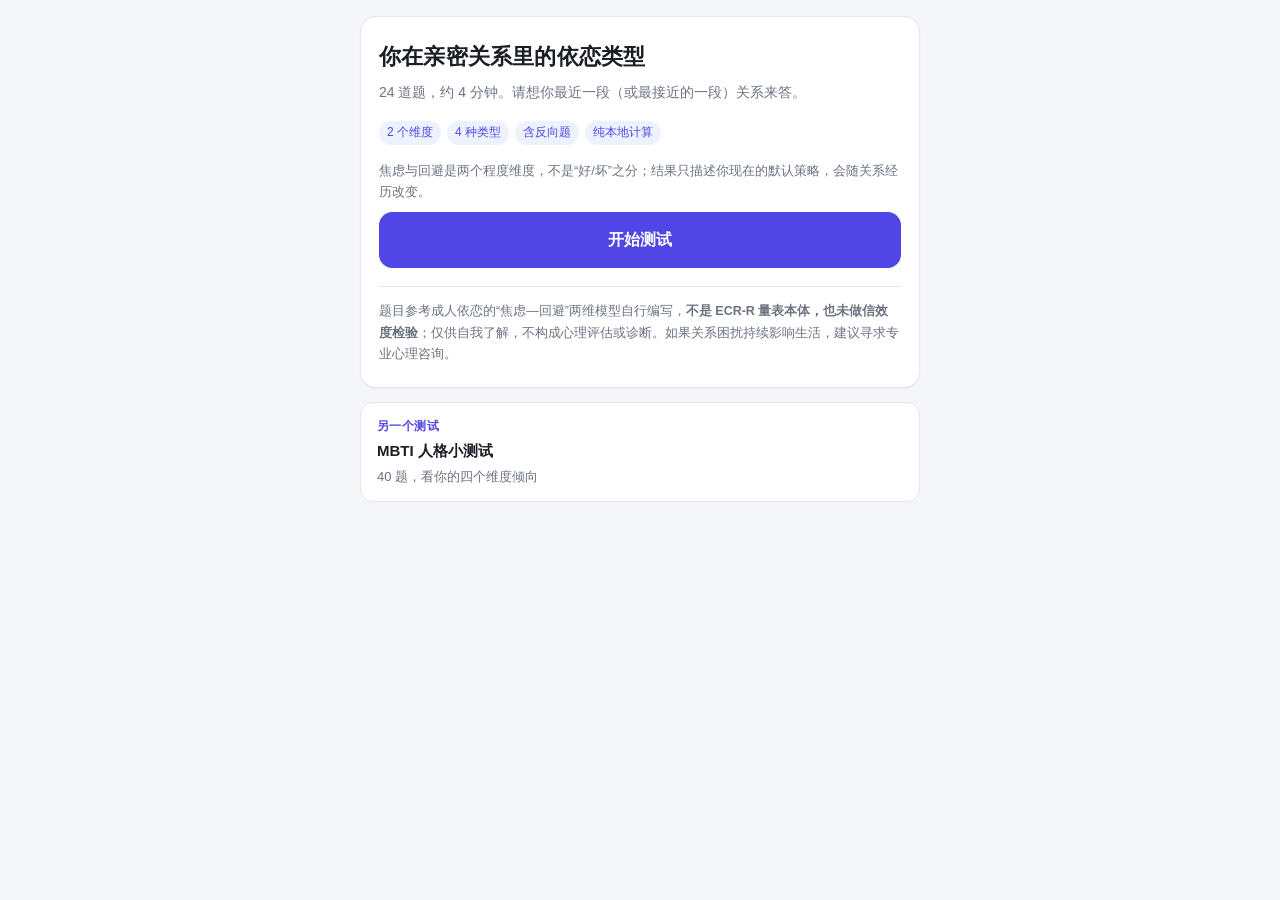
<file: deploy/attachment.html>
<!DOCTYPE html>
<html lang="zh-CN">
<head>
<meta charset="utf-8">
<meta name="viewport" content="width=device-width, initial-scale=1, viewport-fit=cover">
<meta name="theme-color" content="#8b5cf6">
<meta name="description" content="24 题的成人依恋类型小测试：焦虑与回避两个维度，得出安全型 / 焦虑型 / 回避型 / 恐惧型，附相处建议。">
<link rel="canonical" href="https://kami357232.github.io/mbti/attachment.html">
<link rel="icon" href="data:image/svg+xml,%3Csvg xmlns='http://www.w3.org/2000/svg' viewBox='0 0 100 100'%3E%3Crect width='100' height='100' rx='22' fill='%238b5cf6'/%3E%3Ctext x='50' y='72' font-size='56' font-family='system-ui,sans-serif' fill='%23fff' text-anchor='middle'%3E%E2%99%A1%3C/text%3E%3C/svg%3E">
<meta property="og:type" content="website">
<meta property="og:site_name" content="依恋类型小测试">
<meta property="og:title" content="你在亲密关系里的依恋类型 · 24 题">
<meta property="og:description" content="焦虑 / 回避两个维度，得出安全型、焦虑型、回避型或恐惧型，并给出和不同人相处的具体建议。">
<meta property="og:url" content="https://kami357232.github.io/mbti/attachment.html">
<meta property="og:image" content="https://kami357232.github.io/mbti/og-attachment.png">
<meta property="og:image:width" content="1200">
<meta property="og:image:height" content="630">
<meta property="og:locale" content="zh_CN">
<meta name="twitter:card" content="summary_large_image">
<meta name="twitter:title" content="你在亲密关系里的依恋类型 · 24 题">
<meta name="twitter:description" content="焦虑 / 回避两个维度，看看你如何靠近、如何后退。">
<meta name="twitter:image" content="https://kami357232.github.io/mbti/og-attachment.png">
<title>成人依恋类型小测试</title>
<link rel="stylesheet" href="assets/app.css">
</head>
<body>
<div id="app"></div>
<script src="assets/engine.js"></script>
<script src="tests/attachment.js"></script>
<script>TestEngine.start(window.TESTS.attachment);</script>
</body>
</html>
</file>
<file: deploy/assets/app.css>
:root{
  --bg:#f5f6fa; --card:#ffffff; --ink:#1c1e26; --muted:#6b7280;
  --line:#e5e7eb; --accent:#4f46e5; --accent-soft:#eef2ff;
  --good:#0f9d58; --warn:#d97706; --bad:#b91c1c;
}
@media (prefers-color-scheme: dark){
  :root{
    --bg:#111318; --card:#191c23; --ink:#e8eaef; --muted:#9aa1ac;
    --line:#2a2f39; --accent:#8b8bf5; --accent-soft:#20222e;
  }
}
*{box-sizing:border-box;-webkit-tap-highlight-color:transparent}
html,body{margin:0;padding:0}
body{
  background:var(--bg); color:var(--ink);
  font:16px/1.65 -apple-system,BlinkMacSystemFont,"Segoe UI","PingFang SC","Hiragino Sans GB","Microsoft YaHei",sans-serif;
  padding:calc(16px + env(safe-area-inset-top)) 14px calc(20px + env(safe-area-inset-bottom));
  display:flex; justify-content:center;
}
#app{width:100%;max-width:560px}
.card{
  background:var(--card); border:1px solid var(--line); border-radius:16px;
  padding:22px 18px; box-shadow:0 1px 2px rgba(0,0,0,.04);
}
h1{font-size:22px;margin:0 0 6px;letter-spacing:.2px}
h2{font-size:17px;margin:22px 0 8px}
p{margin:0 0 10px}
.muted{color:var(--muted);font-size:14px}
.small{font-size:12.5px}
.tag{display:inline-block;font-size:12px;padding:2px 8px;border-radius:999px;background:var(--accent-soft);color:var(--accent);margin:0 6px 6px 0}
.btn{
  display:block;width:100%;border:1px solid var(--line);background:var(--card);
  color:var(--ink);font:inherit;font-size:16px;line-height:1.5;
  padding:15px 16px;border-radius:13px;margin:10px 0;text-align:left;cursor:pointer;
  transition:transform .06s ease, background .16s ease, border-color .16s ease;
}
.btn:active{transform:scale(.985)}
.btn.primary{background:var(--accent);border-color:var(--accent);color:#fff;text-align:center;font-weight:600}
.btn.picked{border-color:var(--accent);background:var(--accent-soft)}
.btn.picked::after{content:"✓";float:right;font-weight:700;color:var(--accent);margin-left:8px}
.btn.ghost{background:transparent;text-align:center;color:var(--muted);border-style:dashed;font-size:14px;padding:11px}
.sr{position:absolute;width:1px;height:1px;padding:0;margin:-1px;overflow:hidden;clip:rect(0 0 0 0);white-space:nowrap;border:0}
.bar{height:6px;border-radius:99px;background:var(--line);overflow:hidden;margin:12px 0 18px}
.bar > i{display:block;height:100%;background:var(--accent);border-radius:99px;transition:width .25s ease}
.q{font-size:19px;line-height:1.55;margin:4px 0 16px;font-weight:600}
.type{font-size:40px;font-weight:800;letter-spacing:3px;margin:2px 0 4px;color:var(--accent)}
.type-name{font-size:18px;font-weight:600;margin-bottom:10px}
.dim{margin:16px 0}
.dim .label{display:flex;justify-content:space-between;flex-wrap:wrap;gap:6px;font-size:13.5px;margin-bottom:5px}
.dim .label b{font-weight:700}
.dim .desc{font-size:12px;color:var(--muted);text-align:center;margin-top:5px}
.rail{display:flex;height:9px;border-radius:99px;overflow:hidden;border:1px solid var(--line)}
.rail span{display:block;height:100%}
.rail .l{background:var(--accent)}
.rail .r{background:var(--line)}
ul.chips{list-style:none;padding:0;margin:6px 0 0;display:flex;flex-wrap:wrap;gap:8px}
ul.chips li{font-size:13px;padding:5px 10px;border-radius:9px;background:var(--accent-soft);color:var(--ink)}
ul.list{margin:6px 0 0;padding-left:20px}
ul.list li{margin:5px 0}
ul.list.plain{list-style:none;padding-left:0}
ul.list.plain li{padding-left:14px;position:relative}
ul.list.plain li::before{content:"·";position:absolute;left:2px;color:var(--accent);font-weight:700}
.foot{color:var(--muted);font-size:12.5px;line-height:1.7;margin-top:18px;padding-top:14px;border-top:1px solid var(--line)}
.note{border-left:3px solid var(--warn);background:rgba(217,119,6,.08);padding:10px 12px;border-radius:8px;font-size:13.5px;margin:12px 0}
.note.bad{border-color:var(--bad);background:rgba(185,28,28,.08)}
.note.ok{border-color:var(--good);background:rgba(15,157,88,.08)}
.row{display:flex;gap:10px}
.row .btn{margin:10px 0 0}
details.adv{margin-top:14px;border:1px dashed var(--line);border-radius:12px;padding:0 12px}
details.adv summary{cursor:pointer;padding:11px 0;font-size:14px;color:var(--muted)}
details.adv .inner{padding-bottom:12px;font-size:14px}
.stack{font-family:ui-monospace,SFMono-Regular,Menlo,monospace;font-size:13px;background:var(--accent-soft);padding:8px 10px;border-radius:8px;display:inline-block}
a.cross{
  display:block;margin-top:14px;padding:14px 16px;border-radius:13px;text-decoration:none;
  border:1px solid var(--line);background:var(--card);color:var(--ink);
}
a.cross .k{font-size:12px;color:var(--accent);font-weight:600;letter-spacing:.4px}
a.cross .t{font-size:15px;font-weight:600;margin:2px 0}
a.cross .d{font-size:13px;color:var(--muted)}
.pair{border:1px solid var(--line);border-radius:12px;padding:12px 14px;margin:10px 0}
.pair .who{font-size:13px;color:var(--accent);font-weight:600}
.pair .say{font-size:14px;margin-top:4px}
</file>
